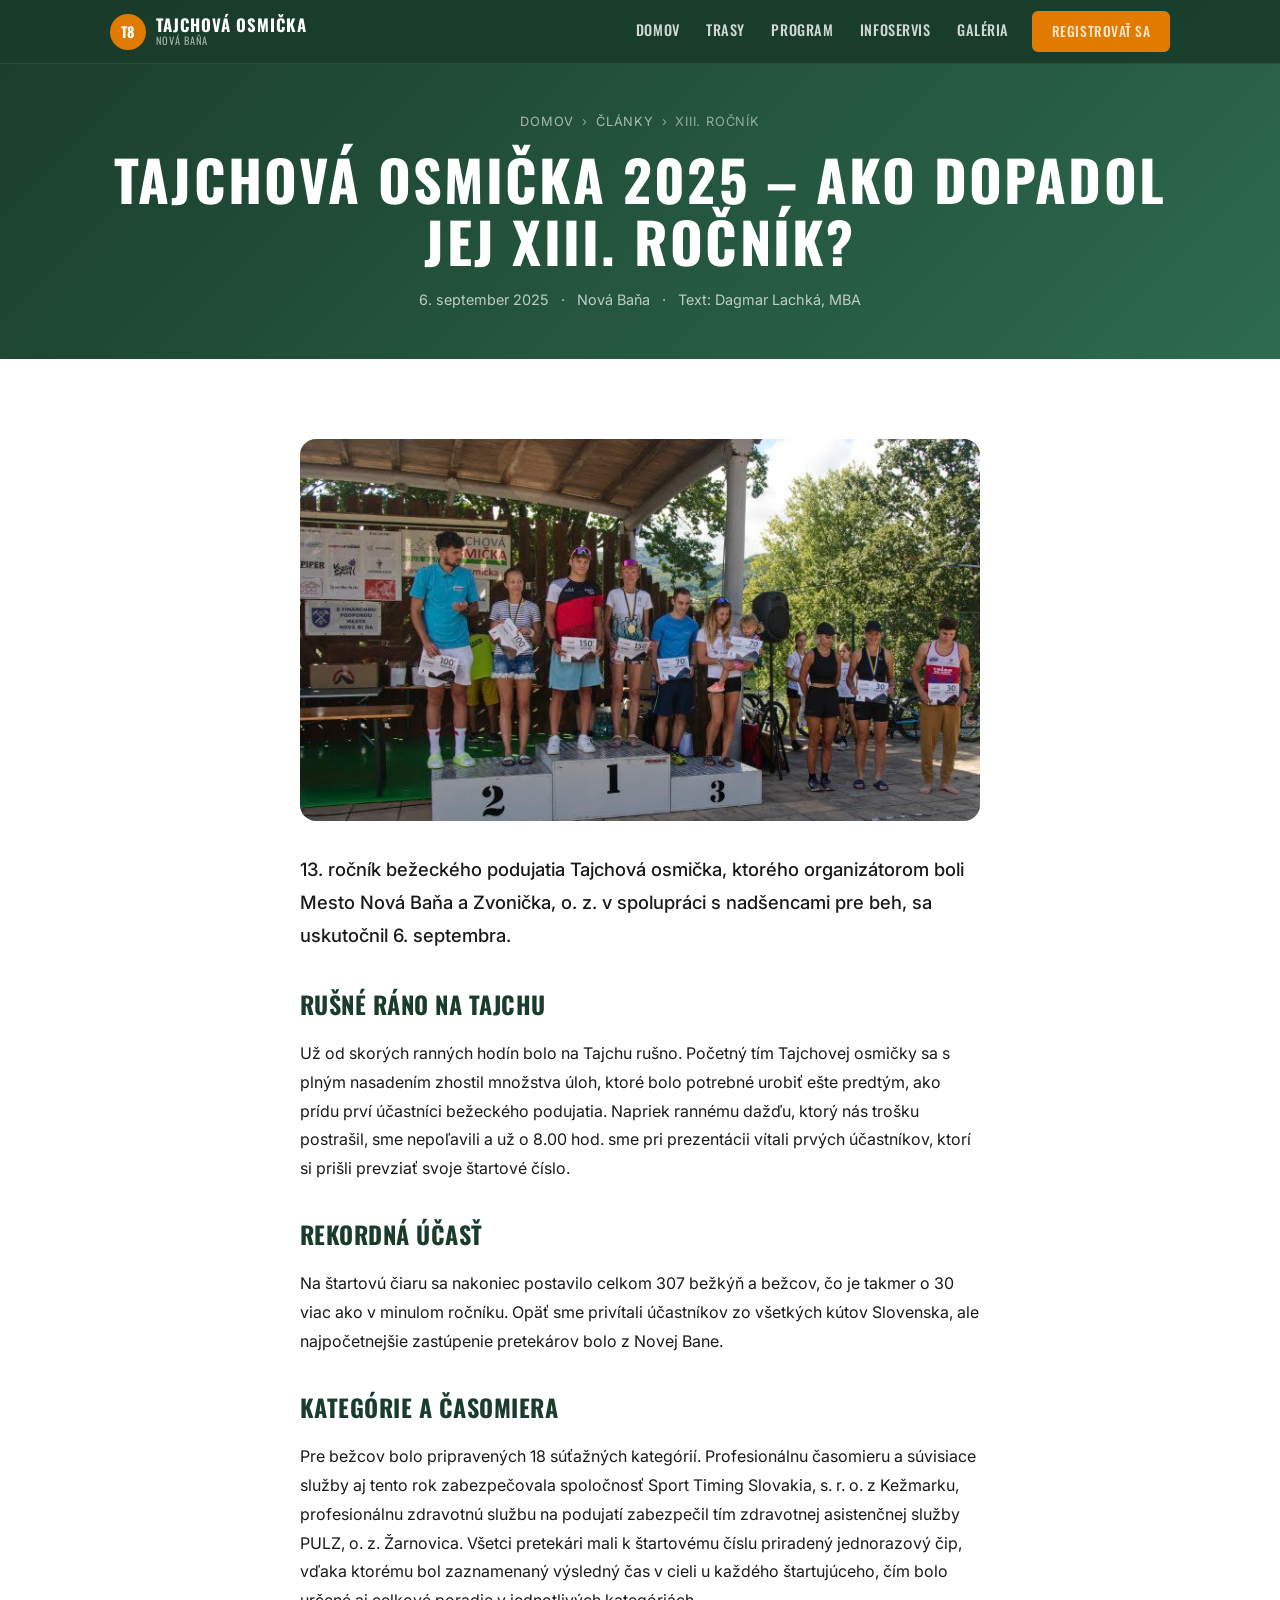
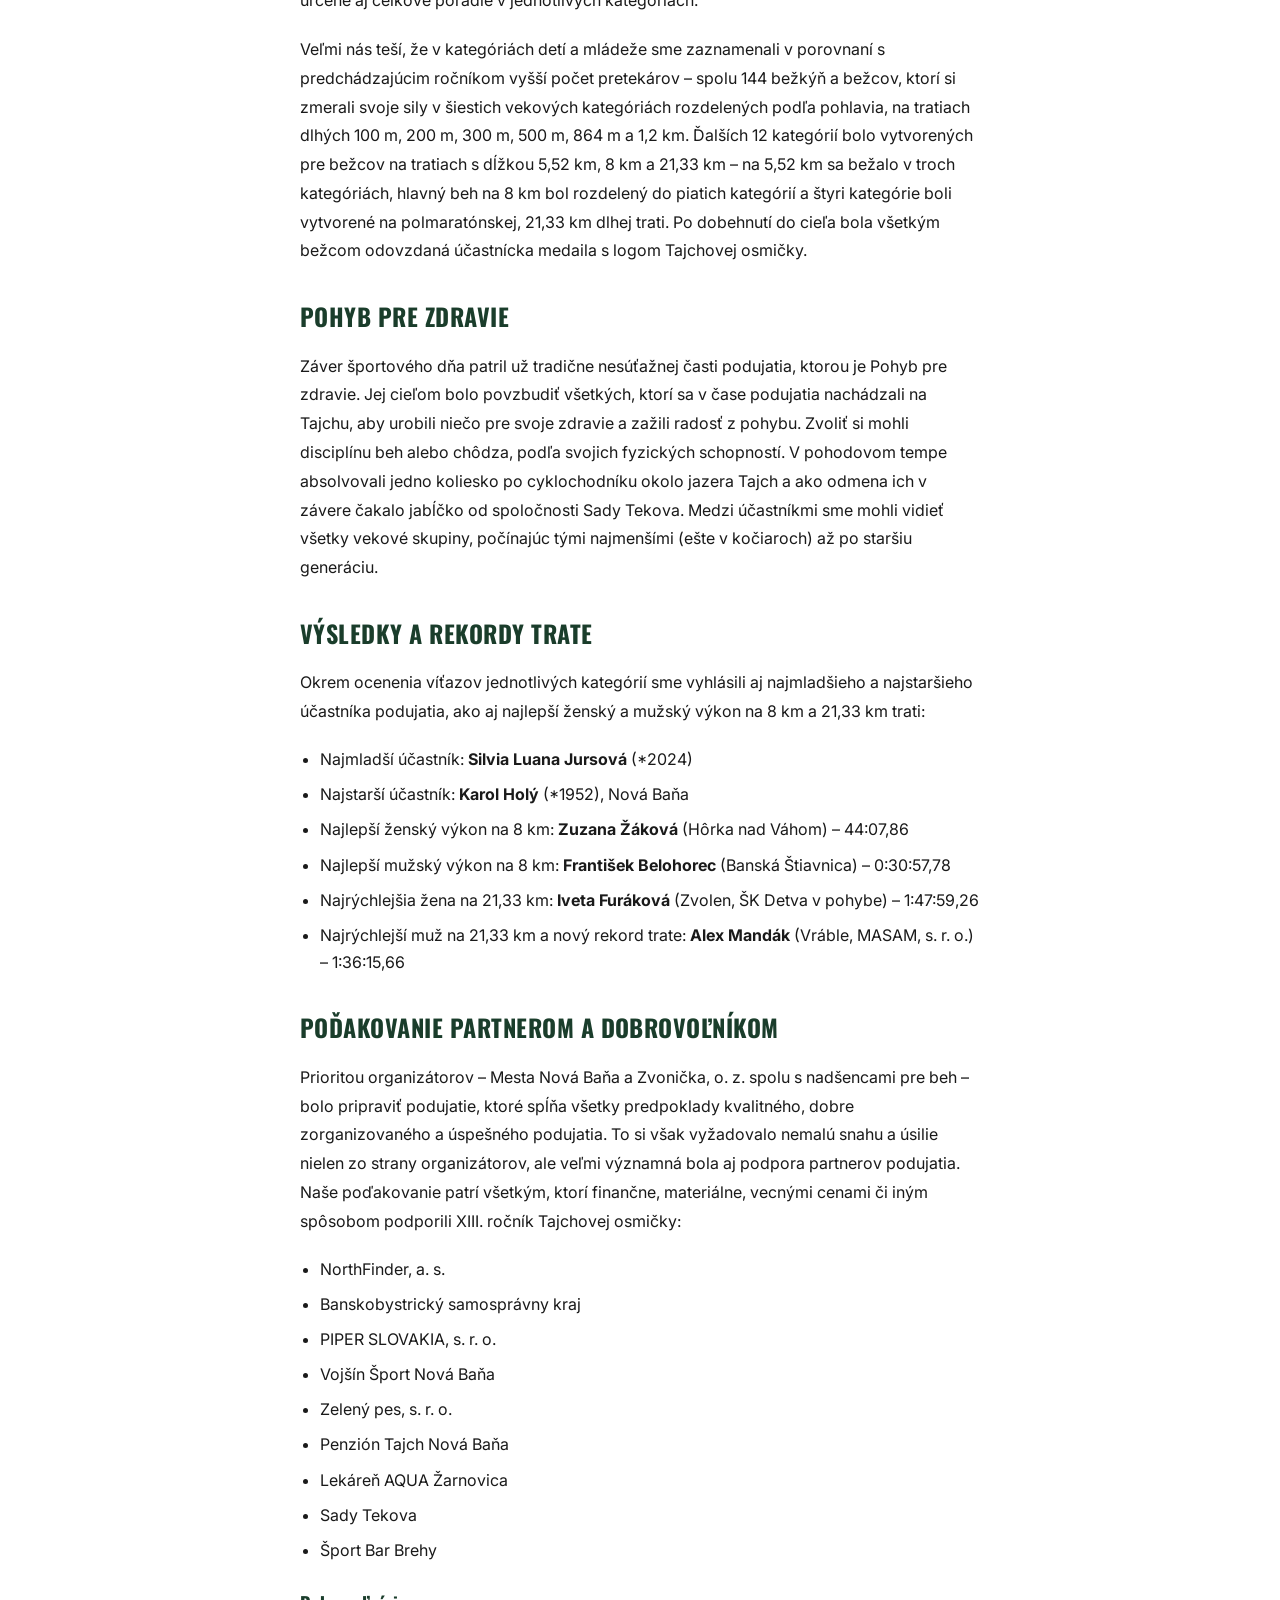
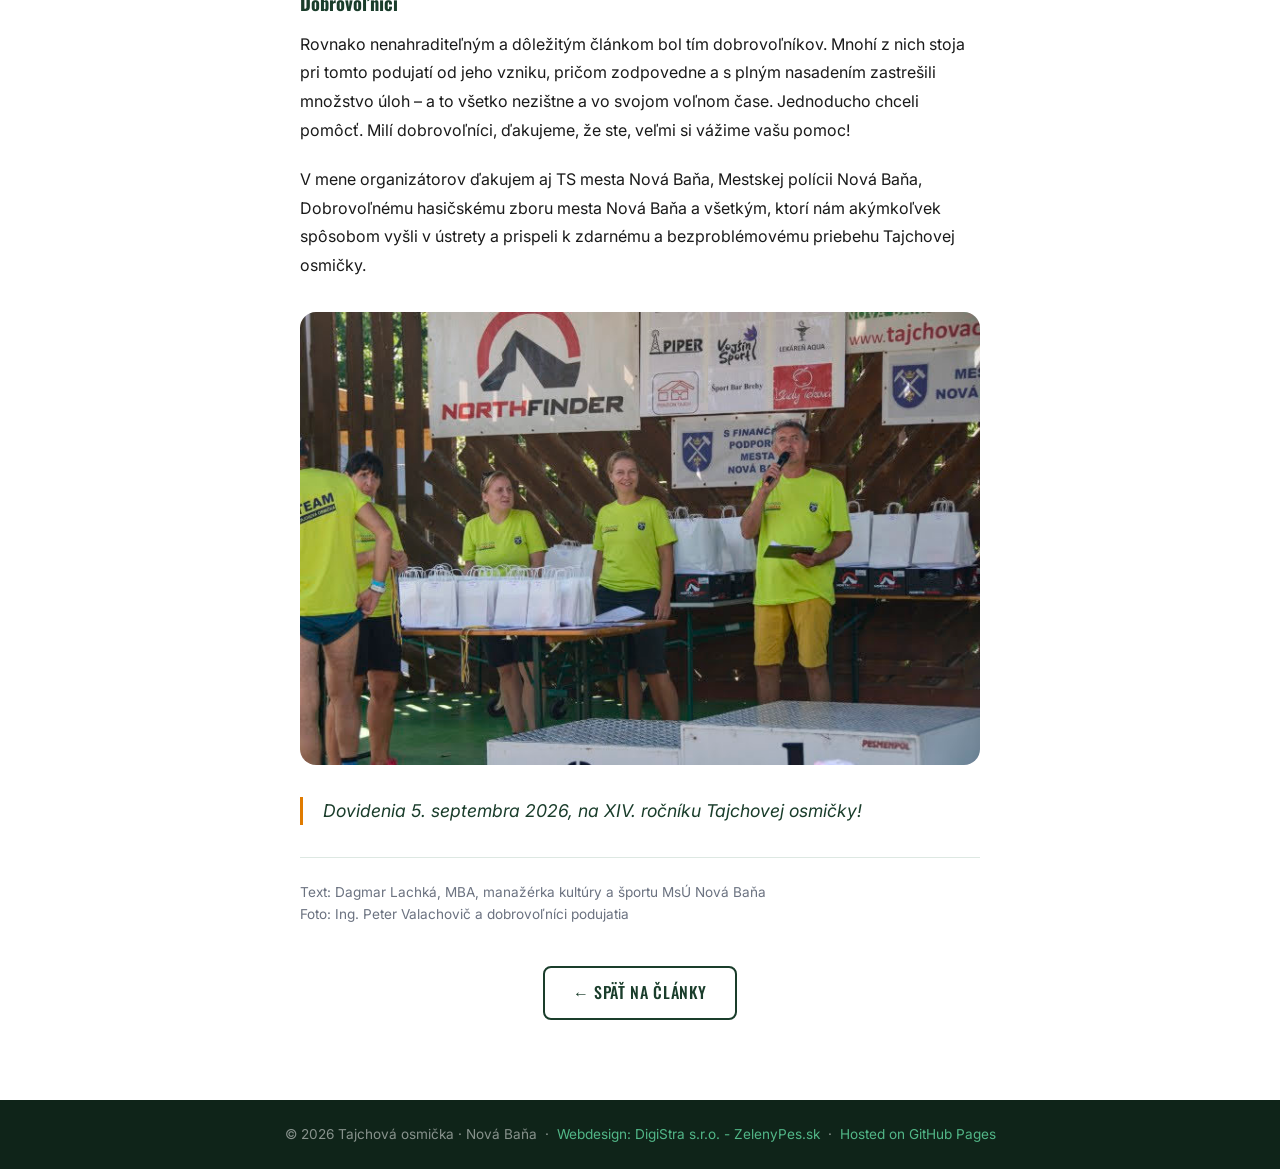
<file: clanok-13-rocnik-2025.html>
<!DOCTYPE html>
<html lang="sk">
<head>
  <meta charset="UTF-8">
  <meta name="viewport" content="width=device-width, initial-scale=1.0">
  <meta name="description" content="Tajchová osmička 2025 – ako dopadol jej XIII. ročník? Zhodnotenie podujatia, výsledky a poďakovanie partnerom.">
  <title>Tajchová osmička 2025 – ako dopadol jej XIII. ročník? – Tajchová osmička</title>
  <link rel="preconnect" href="https://fonts.googleapis.com">
  <link rel="preconnect" href="https://fonts.gstatic.com" crossorigin>
  <link href="https://fonts.googleapis.com/css2?family=Oswald:wght@500;700&family=Inter:wght@400;500;600&display=swap" rel="stylesheet">
  <link rel="stylesheet" href="css/style.css">
  <link rel="icon" type="image/x-icon" href="assets/images/favicon.ico">
</head>
<body>

<!-- ===== NAVIGÁCIA ===== -->
<nav class="nav" role="navigation" aria-label="Hlavná navigácia">
  <div class="nav-inner">
    <a href="index.html" class="nav-logo" aria-label="Tajchová osmička – domov">
      <div class="nav-logo-mark">T8</div>
      <div class="nav-logo-text">Tajchová osmička<span>Nová Baňa</span></div>
    </a>
    <ul class="nav-links" role="list">
      <li><a href="index.html">Domov</a></li>
      <li><a href="trasy.html">Trasy</a></li>
      <li><a href="program.html">Program</a></li>
      <li><a href="infoservis.html">Infoservis</a></li>
      <li><a href="galeria.html">Galéria</a></li>
      <li><a href="program.html" data-config-href="registration-url" target="_blank" rel="noopener" class="btn btn-primary">Registrovať sa</a></li>
    </ul>
    <button class="nav-hamburger" id="hamburger" aria-label="Menu" aria-expanded="false">
      <span></span><span></span><span></span>
    </button>
  </div>
</nav>
<div class="nav-mobile" id="mobileNav" role="navigation" aria-label="Mobilná navigácia">
  <a href="index.html">Domov</a>
  <a href="trasy.html">Trasy</a>
  <a href="program.html">Program</a>
  <a href="infoservis.html">Infoservis</a>
  <a href="galeria.html">Galéria</a>
  <a href="program.html" data-config-href="registration-url" target="_blank" rel="noopener" class="btn btn-primary">Registrovať sa</a>
</div>

<!-- ===== PAGE HERO ===== -->
<header class="page-hero">
  <div class="container">
    <nav class="breadcrumb" aria-label="Breadcrumb">
      <a href="index.html">Domov</a>
      <span aria-hidden="true">›</span>
      <a href="clanky.html">Články</a>
      <span aria-hidden="true">›</span>
      <span aria-current="page">XIII. ročník</span>
    </nav>
    <h1>Tajchová osmička 2025 – ako dopadol jej XIII. ročník?</h1>
    <div class="article-meta-row">
      <span>6. september 2025</span>
      <span aria-hidden="true">·</span>
      <span>Nová Baňa</span>
      <span aria-hidden="true">·</span>
      <span>Text: Dagmar Lachká, MBA</span>
    </div>
  </div>
</header>

<!-- ===== ČLÁNOK ===== -->
<section class="section">
  <div class="container article-container">

    <div class="article-image-placeholder" data-reveal style="background-image:url('assets/images/articles/Tajchova_Osmicka-2025-vyhodnotenie.jpg')"></div>

    <div class="article-body" data-reveal>
      <p class="article-lead">13. ročník bežeckého podujatia Tajchová osmička, ktorého organizátorom boli Mesto Nová Baňa a Zvonička, o. z. v spolupráci s nadšencami pre beh, sa uskutočnil 6. septembra.</p>

      <h2>Rušné ráno na Tajchu</h2>
      <p>Už od skorých ranných hodín bolo na Tajchu rušno. Početný tím Tajchovej osmičky sa s plným nasadením zhostil množstva úloh, ktoré bolo potrebné urobiť ešte predtým, ako prídu prví účastníci bežeckého podujatia. Napriek rannému dažďu, ktorý nás trošku postrašil, sme nepoľavili a už o 8.00 hod. sme pri prezentácii vítali prvých účastníkov, ktorí si prišli prevziať svoje štartové číslo.</p>

      <h2>Rekordná účasť</h2>
      <p>Na štartovú čiaru sa nakoniec postavilo celkom 307 bežkýň a bežcov, čo je takmer o 30 viac ako v minulom ročníku. Opäť sme privítali účastníkov zo všetkých kútov Slovenska, ale najpočetnejšie zastúpenie pretekárov bolo z Novej Bane.</p>

      <h2>Kategórie a časomiera</h2>
      <p>Pre bežcov bolo pripravených 18 súťažných kategórií. Profesionálnu časomieru a súvisiace služby aj tento rok zabezpečovala spoločnosť Sport Timing Slovakia, s. r. o. z Kežmarku, profesionálnu zdravotnú službu na podujatí zabezpečil tím zdravotnej asistenčnej služby PULZ, o. z. Žarnovica. Všetci pretekári mali k štartovému číslu priradený jednorazový čip, vďaka ktorému bol zaznamenaný výsledný čas v cieli u každého štartujúceho, čím bolo určené aj celkové poradie v jednotlivých kategóriách.</p>
      <p>Veľmi nás teší, že v kategóriách detí a mládeže sme zaznamenali v porovnaní s predchádzajúcim ročníkom vyšší počet pretekárov – spolu 144 bežkýň a bežcov, ktorí si zmerali svoje sily v šiestich vekových kategóriách rozdelených podľa pohlavia, na tratiach dlhých 100 m, 200 m, 300 m, 500 m, 864 m a 1,2 km. Ďalších 12 kategórií bolo vytvorených pre bežcov na tratiach s dĺžkou 5,52 km, 8 km a 21,33 km – na 5,52 km sa bežalo v troch kategóriách, hlavný beh na 8 km bol rozdelený do piatich kategórií a štyri kategórie boli vytvorené na polmaratónskej, 21,33 km dlhej trati. Po dobehnutí do cieľa bola všetkým bežcom odovzdaná účastnícka medaila s logom Tajchovej osmičky.</p>

      <h2>Pohyb pre zdravie</h2>
      <p>Záver športového dňa patril už tradične nesúťažnej časti podujatia, ktorou je Pohyb pre zdravie. Jej cieľom bolo povzbudiť všetkých, ktorí sa v čase podujatia nachádzali na Tajchu, aby urobili niečo pre svoje zdravie a zažili radosť z pohybu. Zvoliť si mohli disciplínu beh alebo chôdza, podľa svojich fyzických schopností. V pohodovom tempe absolvovali jedno koliesko po cyklochodníku okolo jazera Tajch a ako odmena ich v závere čakalo jabĺčko od spoločnosti Sady Tekova. Medzi účastníkmi sme mohli vidieť všetky vekové skupiny, počínajúc tými najmenšími (ešte v kočiaroch) až po staršiu generáciu.</p>

      <h2>Výsledky a rekordy trate</h2>
      <p>Okrem ocenenia víťazov jednotlivých kategórií sme vyhlásili aj najmladšieho a najstaršieho účastníka podujatia, ako aj najlepší ženský a mužský výkon na 8 km a 21,33 km trati:</p>
      <ul>
        <li>Najmladší účastník: <strong>Silvia Luana Jursová</strong> (*2024)</li>
        <li>Najstarší účastník: <strong>Karol Holý</strong> (*1952), Nová Baňa</li>
        <li>Najlepší ženský výkon na 8 km: <strong>Zuzana Žáková</strong> (Hôrka nad Váhom) – 44:07,86</li>
        <li>Najlepší mužský výkon na 8 km: <strong>František Belohorec</strong> (Banská Štiavnica) – 0:30:57,78</li>
        <li>Najrýchlejšia žena na 21,33 km: <strong>Iveta Furáková</strong> (Zvolen, ŠK Detva v pohybe) – 1:47:59,26</li>
        <li>Najrýchlejší muž na 21,33 km a nový rekord trate: <strong>Alex Mandák</strong> (Vráble, MASAM, s. r. o.) – 1:36:15,66</li>
      </ul>

      <h2>Poďakovanie partnerom a dobrovoľníkom</h2>
      <p>Prioritou organizátorov – Mesta Nová Baňa a Zvonička, o. z. spolu s nadšencami pre beh – bolo pripraviť podujatie, ktoré spĺňa všetky predpoklady kvalitného, dobre zorganizovaného a úspešného podujatia. To si však vyžadovalo nemalú snahu a úsilie nielen zo strany organizátorov, ale veľmi významná bola aj podpora partnerov podujatia. Naše poďakovanie patrí všetkým, ktorí finančne, materiálne, vecnými cenami či iným spôsobom podporili XIII. ročník Tajchovej osmičky:</p>
      <ul>
        <li>NorthFinder, a. s.</li>
        <li>Banskobystrický samosprávny kraj</li>
        <li>PIPER SLOVAKIA, s. r. o.</li>
        <li>Vojšín Šport Nová Baňa</li>
        <li>Zelený pes, s. r. o.</li>
        <li>Penzión Tajch Nová Baňa</li>
        <li>Lekáreň AQUA Žarnovica</li>
        <li>Sady Tekova</li>
        <li>Šport Bar Brehy</li>
      </ul>

      <h3>Dobrovoľníci</h3>
      <p>Rovnako nenahraditeľným a dôležitým článkom bol tím dobrovoľníkov. Mnohí z nich stoja pri tomto podujatí od jeho vzniku, pričom zodpovedne a s plným nasadením zastrešili množstvo úloh – a to všetko nezištne a vo svojom voľnom čase. Jednoducho chceli pomôcť. Milí dobrovoľníci, ďakujeme, že ste, veľmi si vážime vašu pomoc!</p>
      <p>V mene organizátorov ďakujem aj TS mesta Nová Baňa, Mestskej polícii Nová Baňa, Dobrovoľnému hasičskému zboru mesta Nová Baňa a všetkým, ktorí nám akýmkoľvek spôsobom vyšli v ústrety a prispeli k zdarnému a bezproblémovému priebehu Tajchovej osmičky.</p>

      <div class="article-image-placeholder article-image-placeholder--inline" data-reveal style="background-image:url('assets/images/articles/Tajchova_Osmicka-2025-organizatori.jpg')"></div>

      <blockquote>Dovidenia 5. septembra 2026, na XIV. ročníku Tajchovej osmičky!</blockquote>
    </div>

    <div class="article-credit">
      Text: Dagmar Lachká, MBA, manažérka kultúry a športu MsÚ Nová Baňa<br>
      Foto: Ing. Peter Valachovič a dobrovoľníci podujatia
    </div>

    <div class="article-back">
      <a href="clanky.html" class="btn btn-outline-dark">← Späť na články</a>
    </div>

  </div>
</section>

<!-- ===== FOOTER ===== -->
<footer class="footer">
  <div class="container">
    <p>© 2026 Tajchová osmička · Nová Baňa &nbsp;·&nbsp; <a href="https://zelenypes.sk/" target="_blank" rel="noopener">Webdesign: DigiStra s.r.o. - ZelenyPes.sk</a> &nbsp;·&nbsp;
      <a href="https://pages.github.com" target="_blank" rel="noopener">Hosted on GitHub Pages</a>
    </p>
  </div>
</footer>

<script src="js/site-config.js"></script>
<script src="js/main.js"></script>
</body>
</html>
</file>
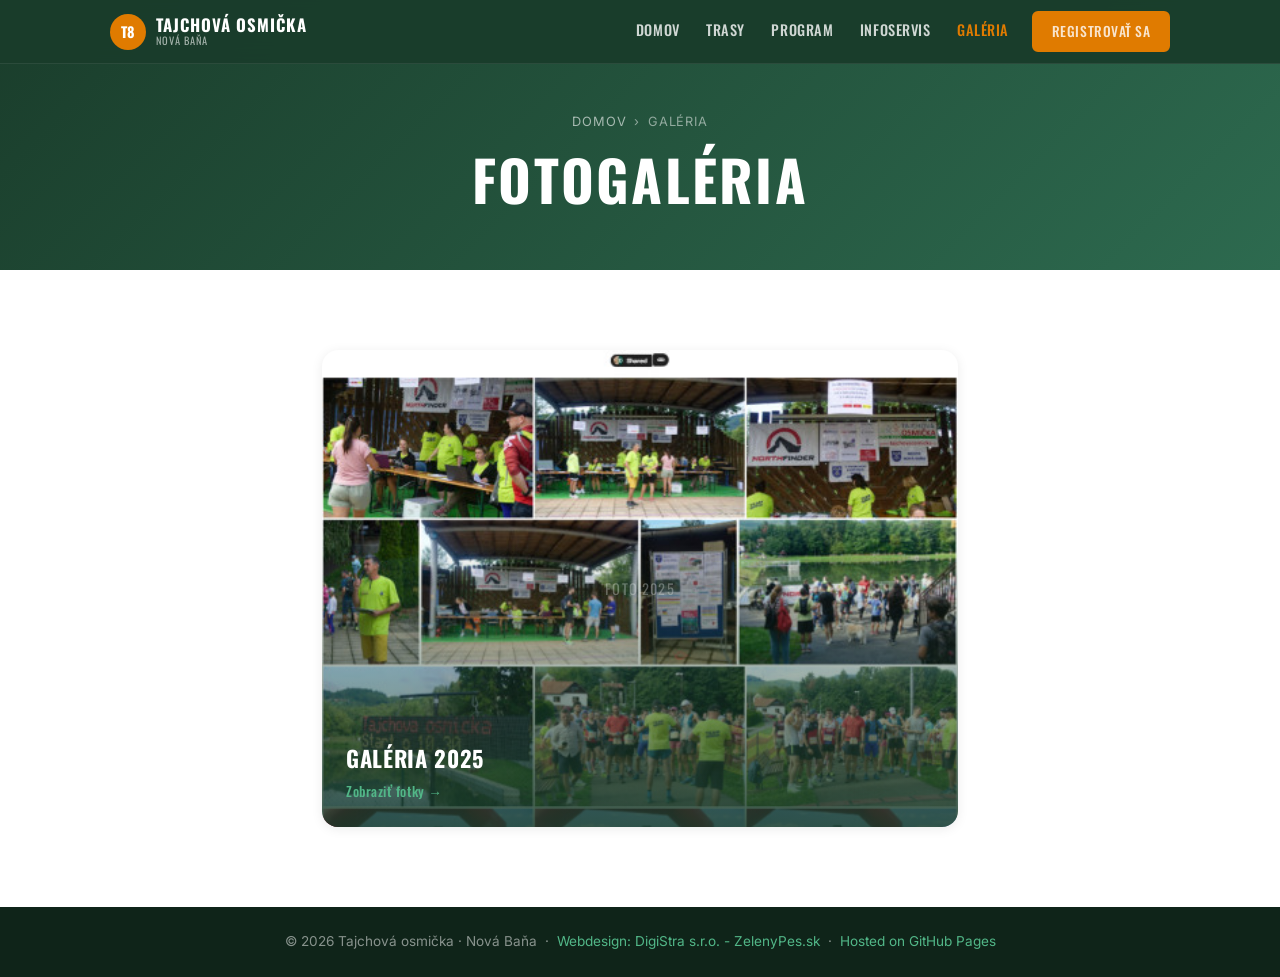
<file: galeria.html>
<!DOCTYPE html>
<html lang="sk">
<head>
  <meta charset="UTF-8">
  <meta name="viewport" content="width=device-width, initial-scale=1.0">
  <meta name="description" content="Fotogaléria Tajchovej osmičky – fotky z bežeckých pretekov v Novej Bani.">
  <title>Galéria – Tajchová osmička</title>
  <link rel="preconnect" href="https://fonts.googleapis.com">
  <link rel="preconnect" href="https://fonts.gstatic.com" crossorigin>
  <link href="https://fonts.googleapis.com/css2?family=Oswald:wght@500;700&family=Inter:wght@400;500;600&display=swap" rel="stylesheet">
  <link rel="stylesheet" href="css/style.css">
  <link rel="icon" type="image/x-icon" href="assets/images/favicon.ico">
</head>
<body>

<!-- ===== NAVIGÁCIA ===== -->
<nav class="nav" role="navigation" aria-label="Hlavná navigácia">
  <div class="nav-inner">
    <a href="index.html" class="nav-logo" aria-label="Tajchová osmička – domov">
      <div class="nav-logo-mark">T8</div>
      <div class="nav-logo-text">Tajchová osmička<span>Nová Baňa</span></div>
    </a>
    <ul class="nav-links" role="list">
      <li><a href="index.html">Domov</a></li>
      <li><a href="trasy.html">Trasy</a></li>
      <li><a href="program.html">Program</a></li>
      <li><a href="infoservis.html">Infoservis</a></li>
      <li><a href="galeria.html" class="active">Galéria</a></li>
      <li><a href="program.html" data-config-href="registration-url" target="_blank" rel="noopener" class="btn btn-primary">Registrovať sa</a></li>
    </ul>
    <button class="nav-hamburger" id="hamburger" aria-label="Menu" aria-expanded="false">
      <span></span><span></span><span></span>
    </button>
  </div>
</nav>
<div class="nav-mobile" id="mobileNav" role="navigation" aria-label="Mobilná navigácia">
  <a href="index.html">Domov</a>
  <a href="trasy.html">Trasy</a>
  <a href="program.html">Program</a>
  <a href="infoservis.html">Infoservis</a>
  <a href="galeria.html" class="active">Galéria</a>
  <a href="program.html" data-config-href="registration-url" target="_blank" rel="noopener" class="btn btn-primary">Registrovať sa</a>
</div>

<!-- ===== PAGE HERO ===== -->
<header class="page-hero">
  <div class="container">
    <nav class="breadcrumb" aria-label="Breadcrumb">
      <a href="index.html">Domov</a>
      <span aria-hidden="true">›</span>
      <span aria-current="page">Galéria</span>
    </nav>
    <h1>Fotogaléria</h1>
    <p> </p>
  </div>
</header>

<!-- ===== GALÉRIA ===== -->
<section class="section" aria-labelledby="galeria-heading">
  <div class="container">

    <!-- Karty galérií podľa ročníka — každá karta je jeden krycí obrázok a odkaz
         na celú galériu daného ročníka (externý fotoserver). Nahraď cover fotku
         doplnením background-image: url('assets/images/gallery/cover-202X.jpg') -->
    <div class="gallery-year-grid" data-reveal>

      <!-- Galéria 2026 — skrytá, kým nebude po preteku k dispozícii odkaz a cover fotka.
           Po preteku: doplň href, background-image a odstráň obalujúci komentár.
      <a href="#" target="_blank" rel="noopener" class="gallery-year-card" style="background-image:url('assets/images/gallery/cover-2026.jpg')">
        <span class="gallery-year-card-placeholder">Foto 2026</span>
        <div class="gallery-year-card-overlay">
          <span class="gallery-year-card-title">Galéria 2026</span>
          <span class="gallery-year-card-cta">Zobraziť fotky →</span>
        </div>
      </a>
      -->

      <a href="https://photos.app.goo.gl/Dn4uWBgpYHsC3zf68" target="_blank" rel="noopener" class="gallery-year-card" style="background-image:url('assets/images/gallery/cover-2025.jpg')">
        <span class="gallery-year-card-placeholder">Foto 2025</span>
        <div class="gallery-year-card-overlay">
          <span class="gallery-year-card-title">Galéria 2025</span>
          <span class="gallery-year-card-cta">Zobraziť fotky →</span>
        </div>
      </a>

    </div>

  </div>
</section>

<!-- ===== FOOTER ===== -->
<footer class="footer">
  <div class="container">
    <p>© 2026 Tajchová osmička · Nová Baňa &nbsp;·&nbsp; <a href="https://zelenypes.sk/" target="_blank" rel="noopener">Webdesign: DigiStra s.r.o. - ZelenyPes.sk</a> &nbsp;·&nbsp;
      <a href="https://pages.github.com" target="_blank" rel="noopener">Hosted on GitHub Pages</a>
    </p>
  </div>
</footer>

<script src="js/site-config.js"></script>
<script src="js/main.js"></script>
</body>
</html>
</file>
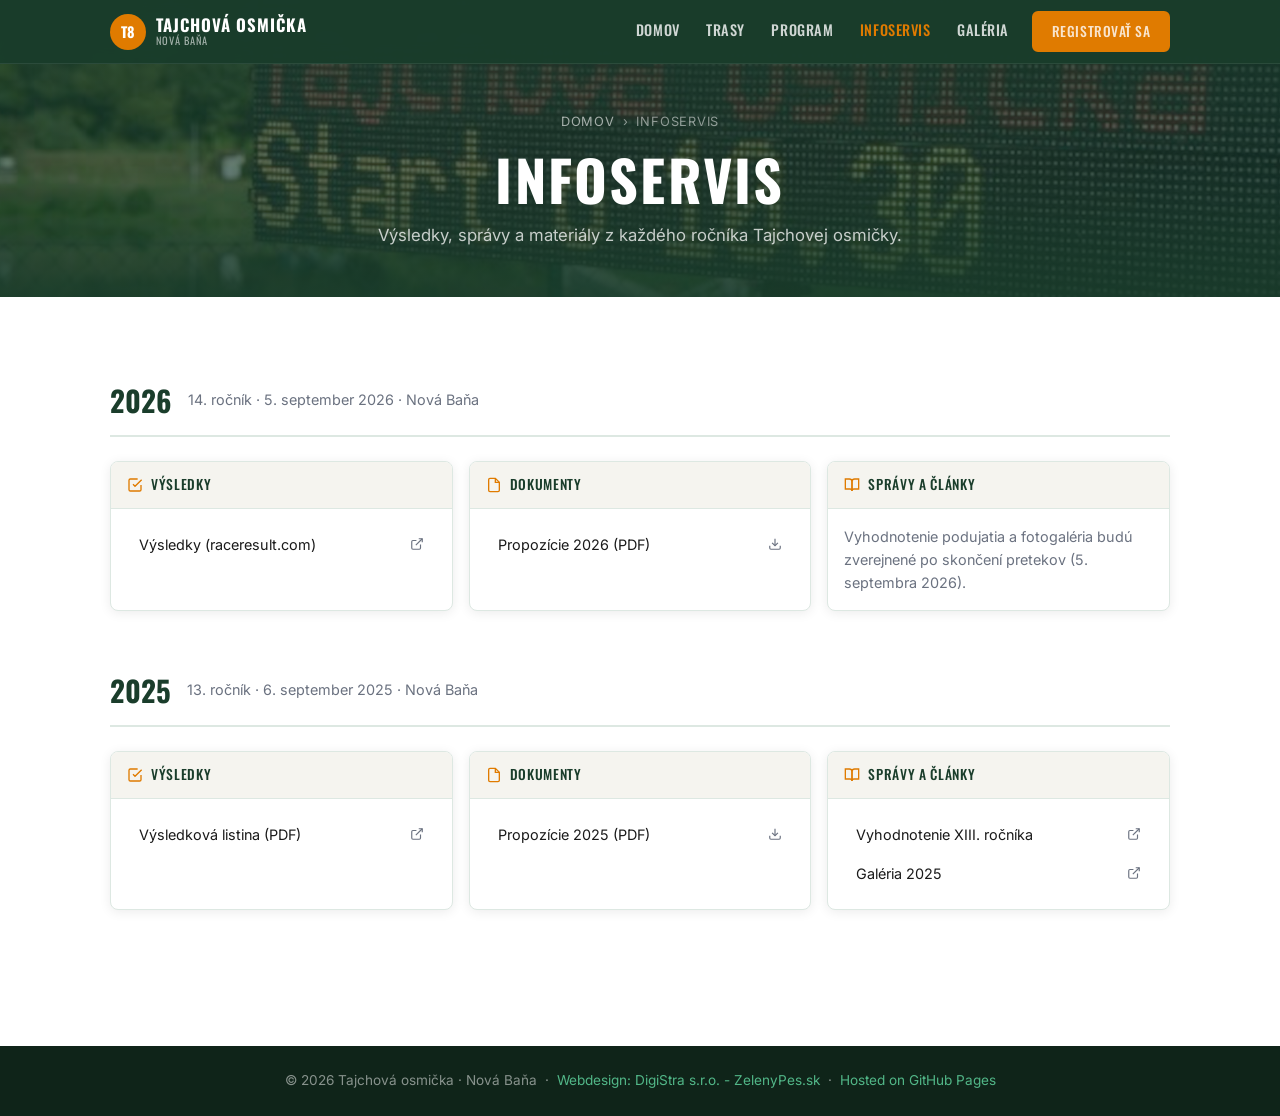
<file: infoservis.html>
<!DOCTYPE html>
<html lang="sk">
<head>
  <meta charset="UTF-8">
  <meta name="viewport" content="width=device-width, initial-scale=1.0">
  <meta name="description" content="Infoservis Tajchovej osmičky – výsledky, články a materiály z predchádzajúcich ročníkov.">
  <title>Infoservis – Tajchová osmička</title>
  <link rel="preconnect" href="https://fonts.googleapis.com">
  <link rel="preconnect" href="https://fonts.gstatic.com" crossorigin>
  <link href="https://fonts.googleapis.com/css2?family=Oswald:wght@500;700&family=Inter:wght@400;500;600&display=swap" rel="stylesheet">
  <link rel="stylesheet" href="css/style.css">
  <link rel="icon" type="image/x-icon" href="assets/images/favicon.ico">
</head>
<body>

<!-- ===== NAVIGÁCIA ===== -->
<nav class="nav" role="navigation" aria-label="Hlavná navigácia">
  <div class="nav-inner">
    <a href="index.html" class="nav-logo" aria-label="Tajchová osmička – domov">
      <div class="nav-logo-mark">T8</div>
      <div class="nav-logo-text">Tajchová osmička<span>Nová Baňa</span></div>
    </a>
    <ul class="nav-links" role="list">
      <li><a href="index.html">Domov</a></li>
      <li><a href="trasy.html">Trasy</a></li>
      <li><a href="program.html">Program</a></li>
      <li><a href="infoservis.html" class="active">Infoservis</a></li>
      <li><a href="galeria.html">Galéria</a></li>
      <li><a href="program.html" data-config-href="registration-url" target="_blank" rel="noopener" class="btn btn-primary">Registrovať sa</a></li>
    </ul>
    <button class="nav-hamburger" id="hamburger" aria-label="Menu" aria-expanded="false">
      <span></span><span></span><span></span>
    </button>
  </div>
</nav>
<div class="nav-mobile" id="mobileNav" role="navigation" aria-label="Mobilná navigácia">
  <a href="index.html">Domov</a>
  <a href="trasy.html">Trasy</a>
  <a href="program.html">Program</a>
  <a href="infoservis.html" class="active">Infoservis</a>
  <a href="galeria.html">Galéria</a>
  <a href="program.html" data-config-href="registration-url" target="_blank" rel="noopener" class="btn btn-primary">Registrovať sa</a>
</div>

<!-- ===== PAGE HERO ===== -->
<header class="page-hero" style="background: linear-gradient(to bottom, rgba(26,61,43,.88) 0%, rgba(26,61,43,.65) 55%, rgba(26,61,43,.92) 100%), url('assets/images/page-hero/infoservis.jpg') center/cover no-repeat;">
  <div class="container">
    <nav class="breadcrumb" aria-label="Breadcrumb">
      <a href="index.html">Domov</a>
      <span aria-hidden="true">›</span>
      <span aria-current="page">Infoservis</span>
    </nav>
    <h1>Infoservis</h1>
    <p>Výsledky, správy a materiály z každého ročníka Tajchovej osmičky.</p>
  </div>
</header>

<!-- ===== ARCHÍV ===== -->
<section class="section" aria-labelledby="archiv-heading">
  <div class="container">

    <!-- ===== ROČNÍK 2026 ===== -->
    <section class="year-section" data-year="2026" aria-labelledby="y2026-heading">
      <div class="year-section-header">
        <div class="year-badge" id="y2026-heading">2026</div>
        <div class="year-info">14. ročník · 5. september 2026 · Nová Baňa</div>
      </div>
      <div class="result-cards">

        <div class="result-card" data-reveal>
          <div class="result-card-header">
            <svg viewBox="0 0 24 24" fill="none" stroke="currentColor" stroke-width="2" aria-hidden="true"><polyline points="9 11 12 14 22 4"/><path d="M21 12v7a2 2 0 0 1-2 2H5a2 2 0 0 1-2-2V5a2 2 0 0 1 2-2h11"/></svg>
            <h4>Výsledky</h4>
          </div>
          <div class="result-card-body">
            <a href="https://my.raceresult.com/406466/results" target="_blank" rel="noopener" class="result-link">
              Výsledky (raceresult.com)
              <svg viewBox="0 0 24 24" fill="none" stroke="currentColor" stroke-width="2" aria-hidden="true"><path d="M18 13v6a2 2 0 0 1-2 2H5a2 2 0 0 1-2-2V8a2 2 0 0 1 2-2h6"/><polyline points="15 3 21 3 21 9"/><line x1="10" y1="14" x2="21" y2="3"/></svg>
            </a>
          </div>
        </div>

        <div class="result-card" data-reveal>
          <div class="result-card-header">
            <svg viewBox="0 0 24 24" fill="none" stroke="currentColor" stroke-width="2" aria-hidden="true"><path d="M14 2H6a2 2 0 0 0-2 2v16a2 2 0 0 0 2 2h12a2 2 0 0 0 2-2V8z"/><polyline points="14 2 14 8 20 8"/></svg>
            <h4>Dokumenty</h4>
          </div>
          <div class="result-card-body">
            <a href="assets/downloads/propozicie/Tajchova-osmicka-2026-propozicie.pdf" target="_blank" class="result-link">
              Propozície 2026 (PDF)
              <svg viewBox="0 0 24 24" fill="none" stroke="currentColor" stroke-width="2" aria-hidden="true"><path d="M21 15v4a2 2 0 0 1-2 2H5a2 2 0 0 1-2-2v-4"/><polyline points="7 10 12 15 17 10"/><line x1="12" y1="15" x2="12" y2="3"/></svg>
            </a>
          </div>
        </div>

        <div class="result-card" data-reveal>
          <div class="result-card-header">
            <svg viewBox="0 0 24 24" fill="none" stroke="currentColor" stroke-width="2" aria-hidden="true"><path d="M2 3h6a4 4 0 0 1 4 4v14a3 3 0 0 0-3-3H2z"/><path d="M22 3h-6a4 4 0 0 0-4 4v14a3 3 0 0 1 3-3h7z"/></svg>
            <h4>Správy a články</h4>
          </div>
          <div class="result-card-body">
            <p style="color:var(--c-muted);font-size:.9rem;line-height:1.6;">Vyhodnotenie podujatia a fotogaléria budú zverejnené po skončení pretekov (<span data-config="race-date">5. septembra 2026</span>).</p>
          </div>
        </div>

      </div>
    </section>

    <!-- ===== ROČNÍK 2025 ===== -->
    <section class="year-section" data-year="2025" aria-labelledby="y2025-heading">
      <div class="year-section-header">
        <div class="year-badge" id="y2025-heading">2025</div>
        <div class="year-info">13. ročník · 6. september 2025 · Nová Baňa</div>
      </div>
      <div class="result-cards">

        <div class="result-card" data-reveal>
          <div class="result-card-header">
            <svg viewBox="0 0 24 24" fill="none" stroke="currentColor" stroke-width="2" aria-hidden="true"><polyline points="9 11 12 14 22 4"/><path d="M21 12v7a2 2 0 0 1-2 2H5a2 2 0 0 1-2-2V5a2 2 0 0 1 2-2h11"/></svg>
            <h4>Výsledky</h4>
          </div>
          <div class="result-card-body">
            <a href="assets/downloads/vysledky/vysledky_T8-2025.pdf" target="_blank" class="result-link">
              Výsledková listina (PDF)
              <svg viewBox="0 0 24 24" fill="none" stroke="currentColor" stroke-width="2" aria-hidden="true"><path d="M18 13v6a2 2 0 0 1-2 2H5a2 2 0 0 1-2-2V8a2 2 0 0 1 2-2h6"/><polyline points="15 3 21 3 21 9"/><line x1="10" y1="14" x2="21" y2="3"/></svg>
            </a>
          </div>
        </div>

        <div class="result-card" data-reveal>
          <div class="result-card-header">
            <svg viewBox="0 0 24 24" fill="none" stroke="currentColor" stroke-width="2" aria-hidden="true"><path d="M14 2H6a2 2 0 0 0-2 2v16a2 2 0 0 0 2 2h12a2 2 0 0 0 2-2V8z"/><polyline points="14 2 14 8 20 8"/></svg>
            <h4>Dokumenty</h4>
          </div>
          <div class="result-card-body">
            <a href="assets/downloads/propozicie/Tajchova-osmicka-2025-propozicie.pdf" target="_blank" class="result-link">
              Propozície 2025 (PDF)
              <svg viewBox="0 0 24 24" fill="none" stroke="currentColor" stroke-width="2" aria-hidden="true"><path d="M21 15v4a2 2 0 0 1-2 2H5a2 2 0 0 1-2-2v-4"/><polyline points="7 10 12 15 17 10"/><line x1="12" y1="15" x2="12" y2="3"/></svg>
            </a>
          </div>
        </div>

        <div class="result-card" data-reveal>
          <div class="result-card-header">
            <svg viewBox="0 0 24 24" fill="none" stroke="currentColor" stroke-width="2" aria-hidden="true"><path d="M2 3h6a4 4 0 0 1 4 4v14a3 3 0 0 0-3-3H2z"/><path d="M22 3h-6a4 4 0 0 0-4 4v14a3 3 0 0 1 3-3h7z"/></svg>
            <h4>Správy a články</h4>
          </div>
          <div class="result-card-body">
            <a href="clanok-13-rocnik-2025.html" class="result-link">
              Vyhodnotenie XIII. ročníka
              <svg viewBox="0 0 24 24" fill="none" stroke="currentColor" stroke-width="2" aria-hidden="true"><path d="M18 13v6a2 2 0 0 1-2 2H5a2 2 0 0 1-2-2V8a2 2 0 0 1 2-2h6"/><polyline points="15 3 21 3 21 9"/><line x1="10" y1="14" x2="21" y2="3"/></svg>
            </a>
            <a href="https://photos.app.goo.gl/Dn4uWBgpYHsC3zf68" target="_blank" rel="noopener" class="result-link">
              Galéria 2025
              <svg viewBox="0 0 24 24" fill="none" stroke="currentColor" stroke-width="2" aria-hidden="true"><path d="M18 13v6a2 2 0 0 1-2 2H5a2 2 0 0 1-2-2V8a2 2 0 0 1 2-2h6"/><polyline points="15 3 21 3 21 9"/><line x1="10" y1="14" x2="21" y2="3"/></svg>
            </a>
          </div>
        </div>

      </div>
    </section>

  </div>
</section>

<!-- ===== FOOTER ===== -->
<footer class="footer">
  <div class="container">
    <p>© 2026 Tajchová osmička · Nová Baňa &nbsp;·&nbsp; <a href="https://zelenypes.sk/" target="_blank" rel="noopener">Webdesign: DigiStra s.r.o. - ZelenyPes.sk</a> &nbsp;·&nbsp;
      <a href="https://pages.github.com" target="_blank" rel="noopener">Hosted on GitHub Pages</a>
    </p>
  </div>
</footer>

<script src="js/site-config.js"></script>
<script src="js/main.js"></script>
</body>
</html>
</file>
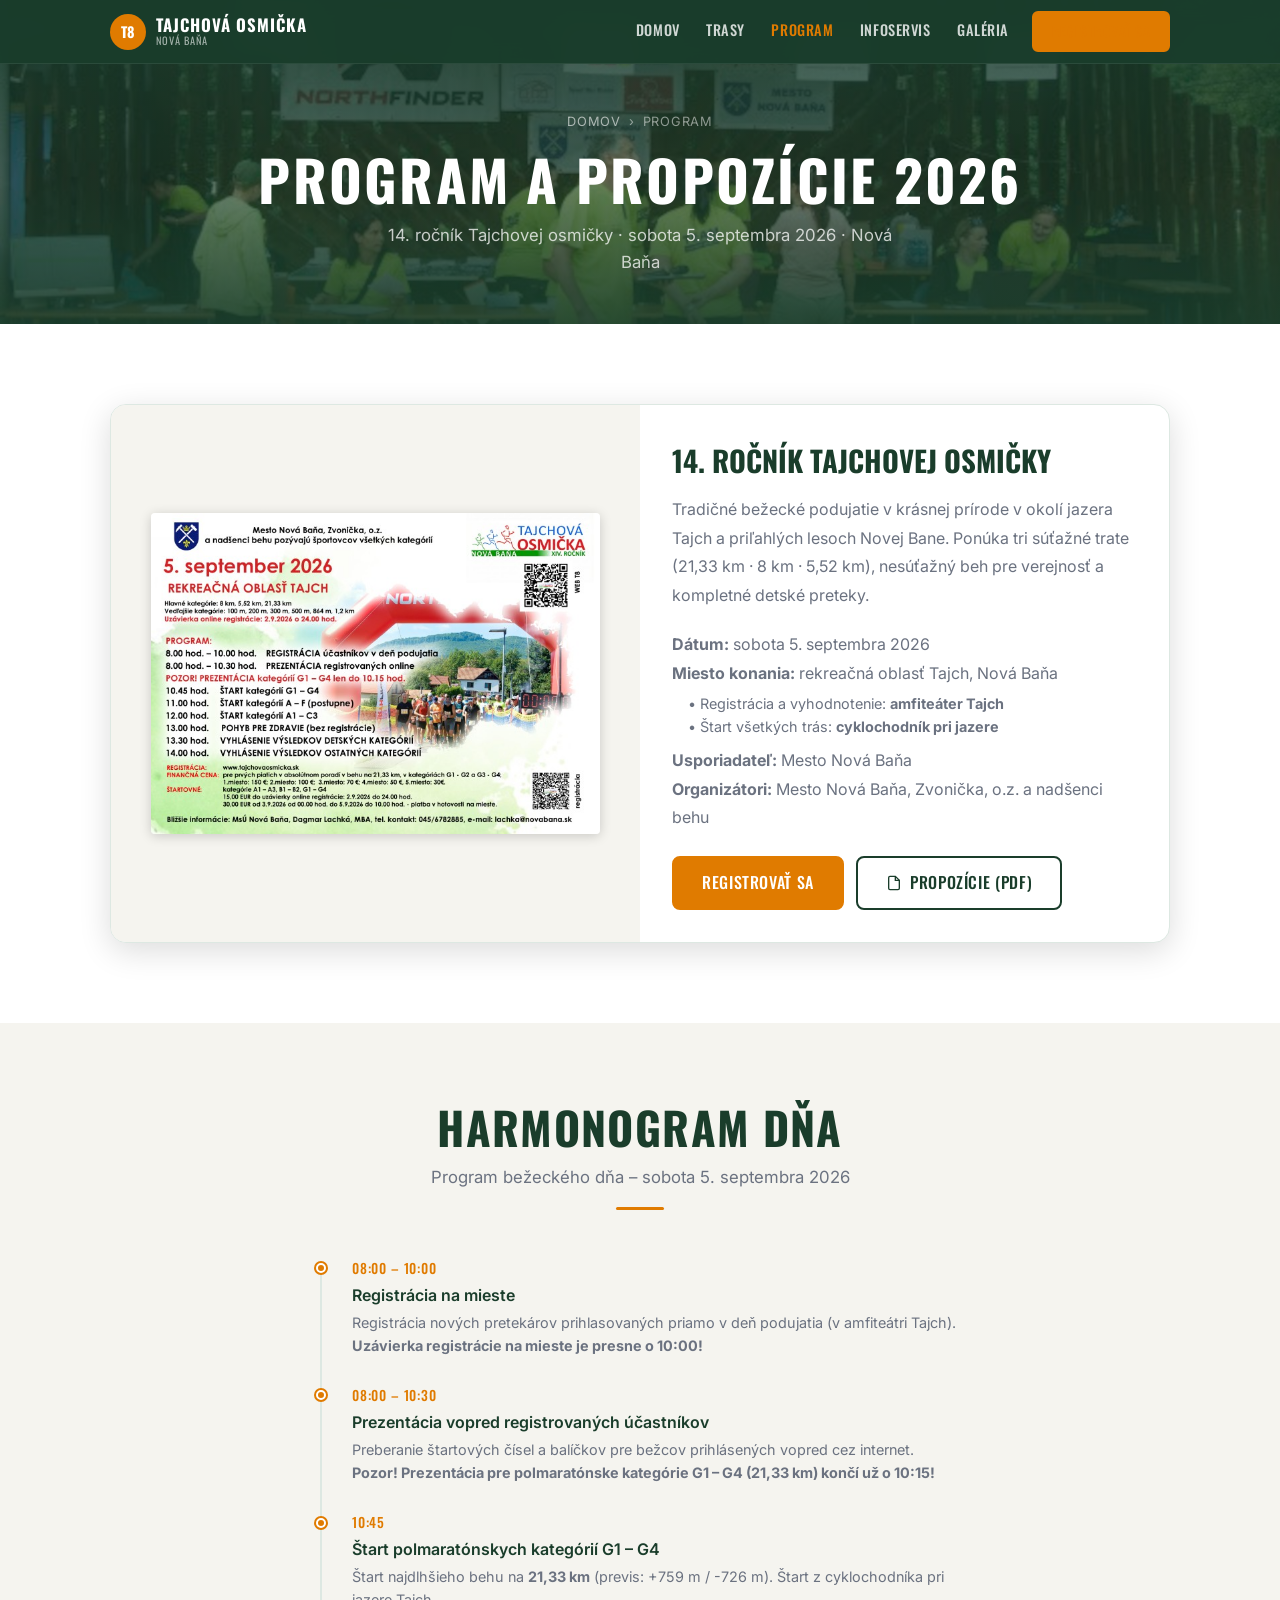
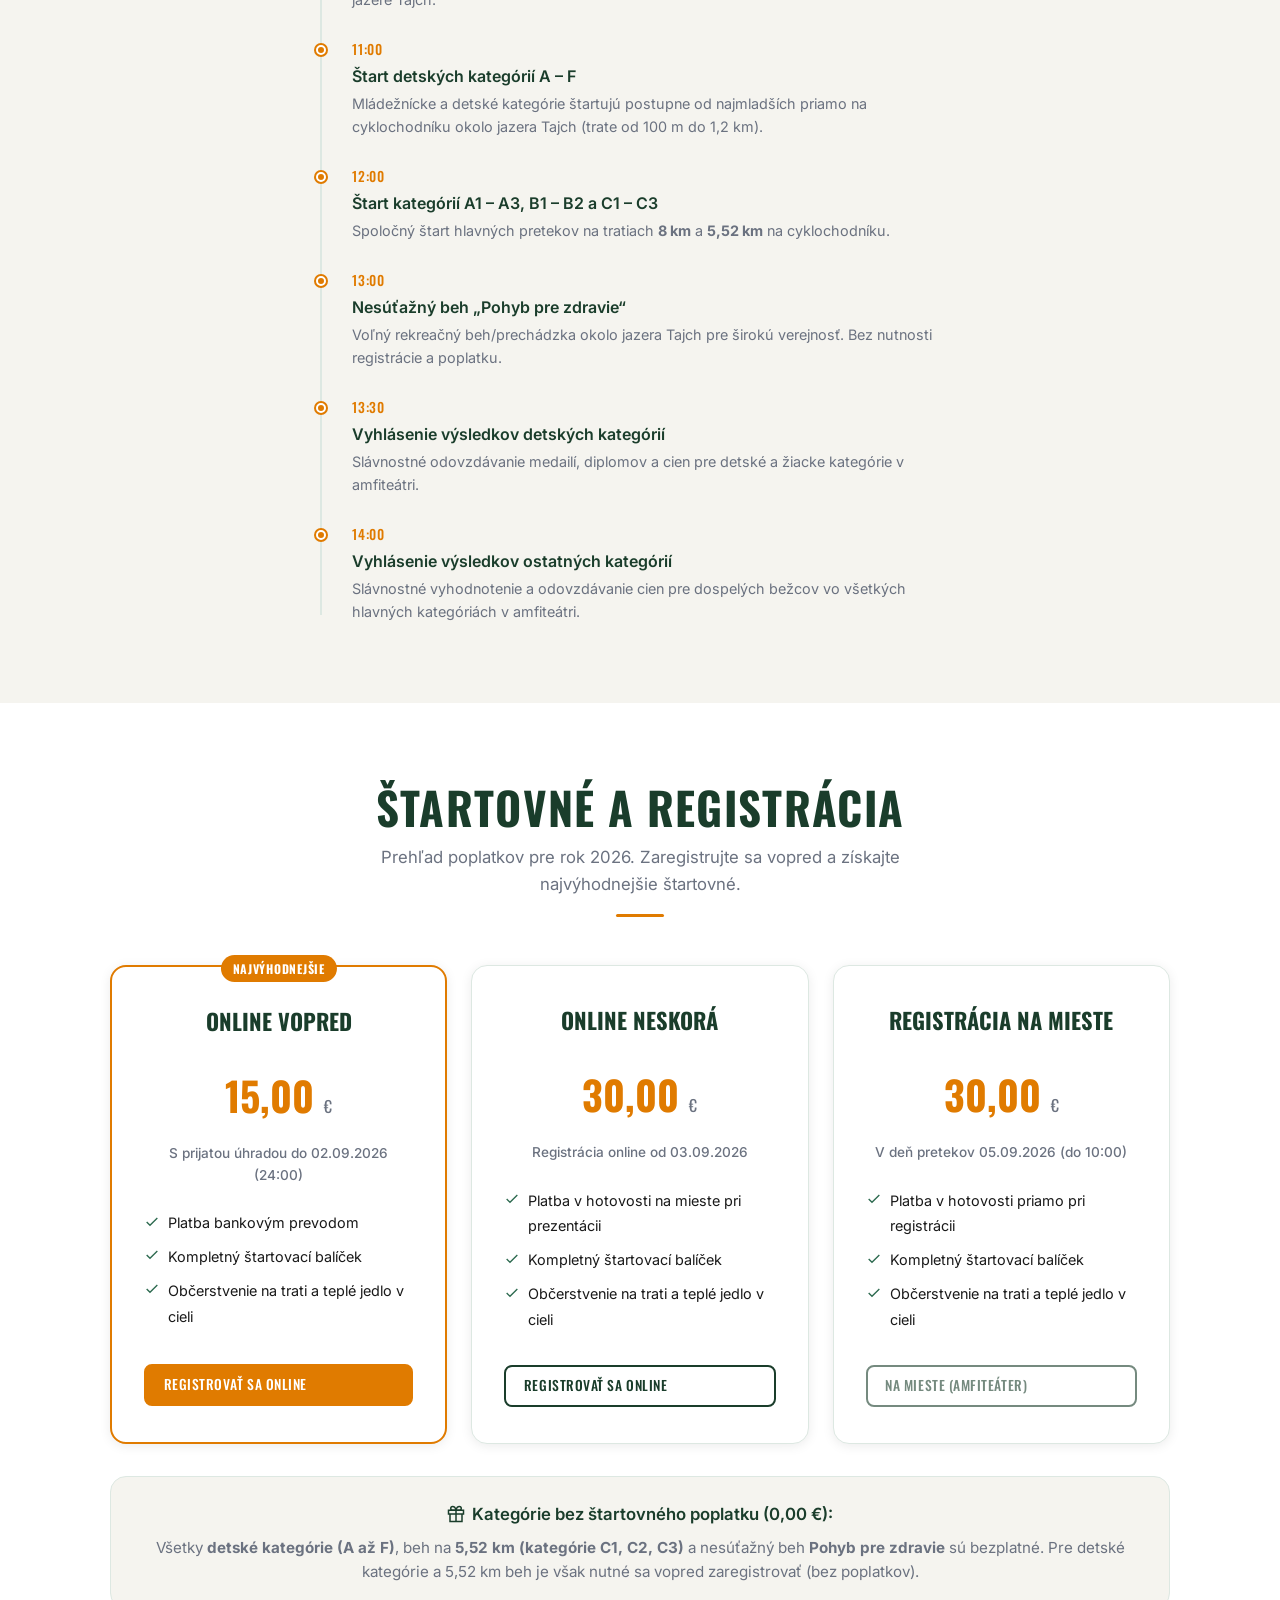
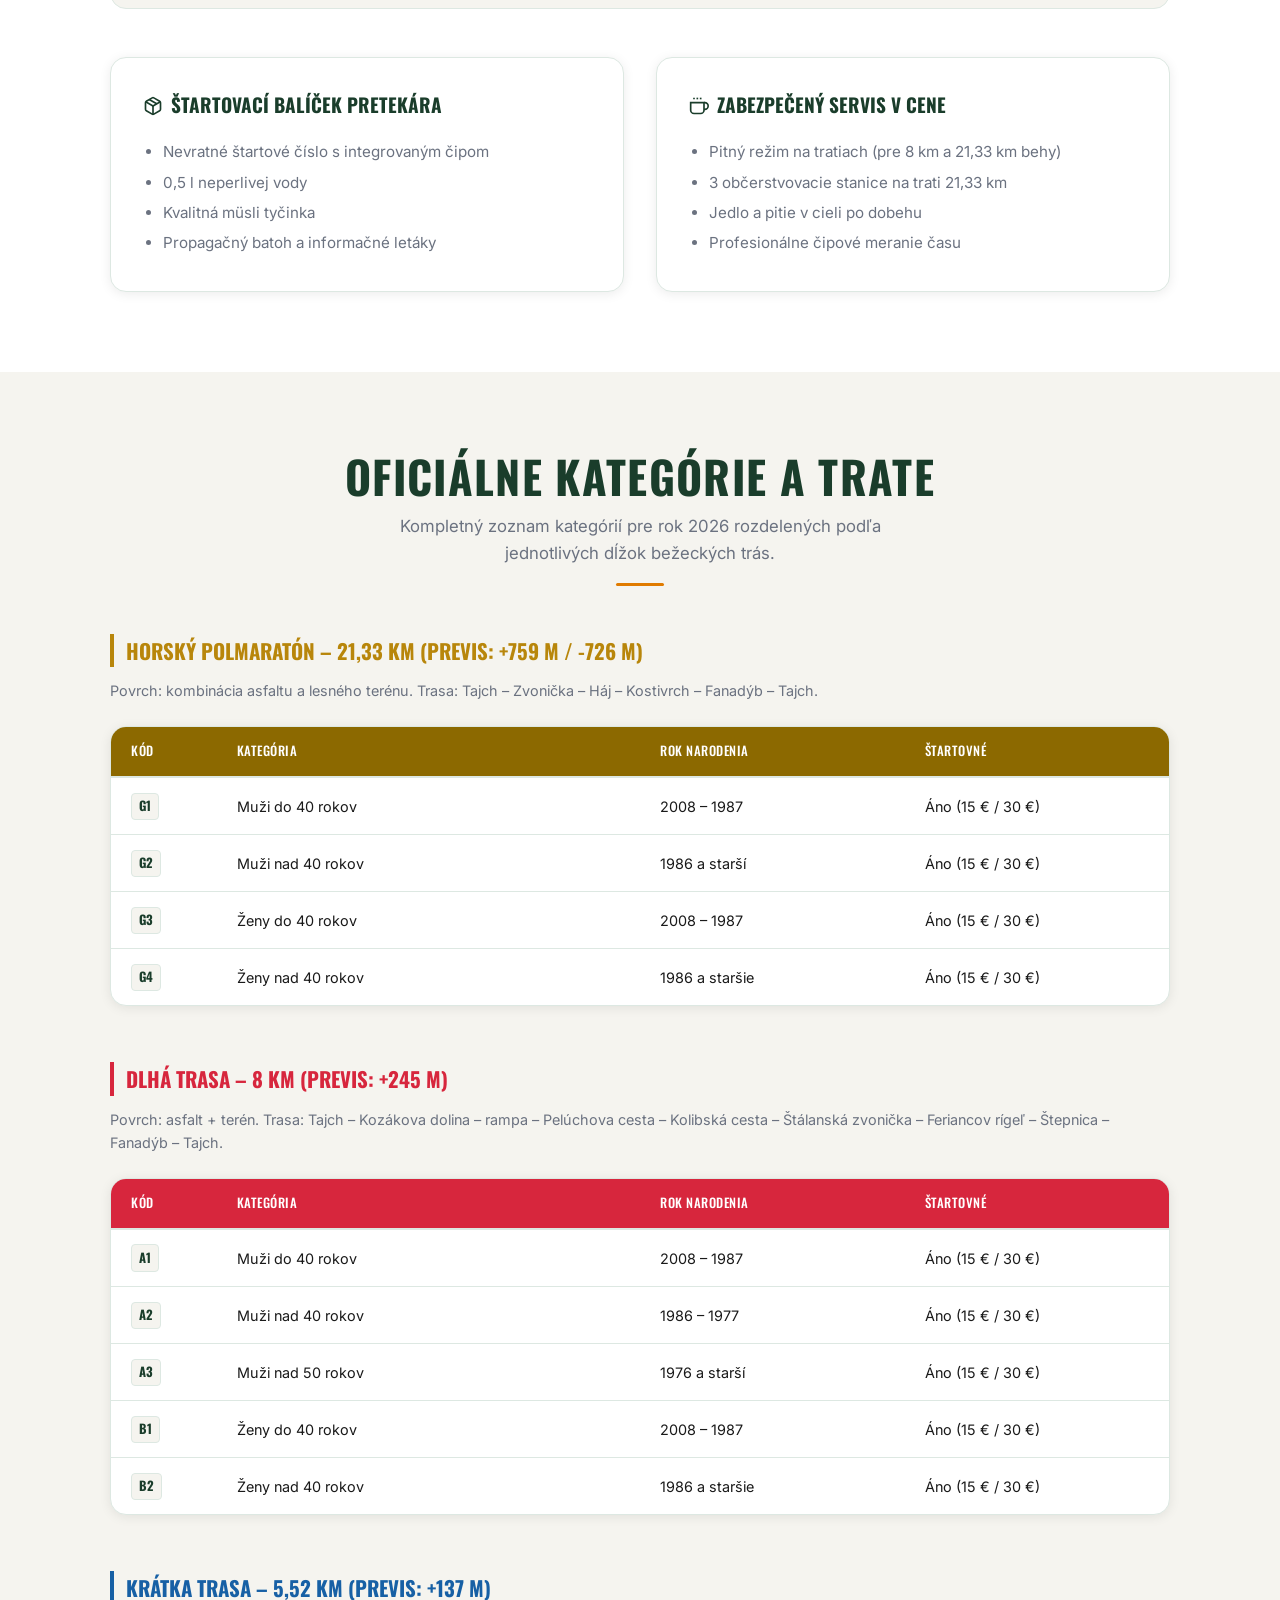
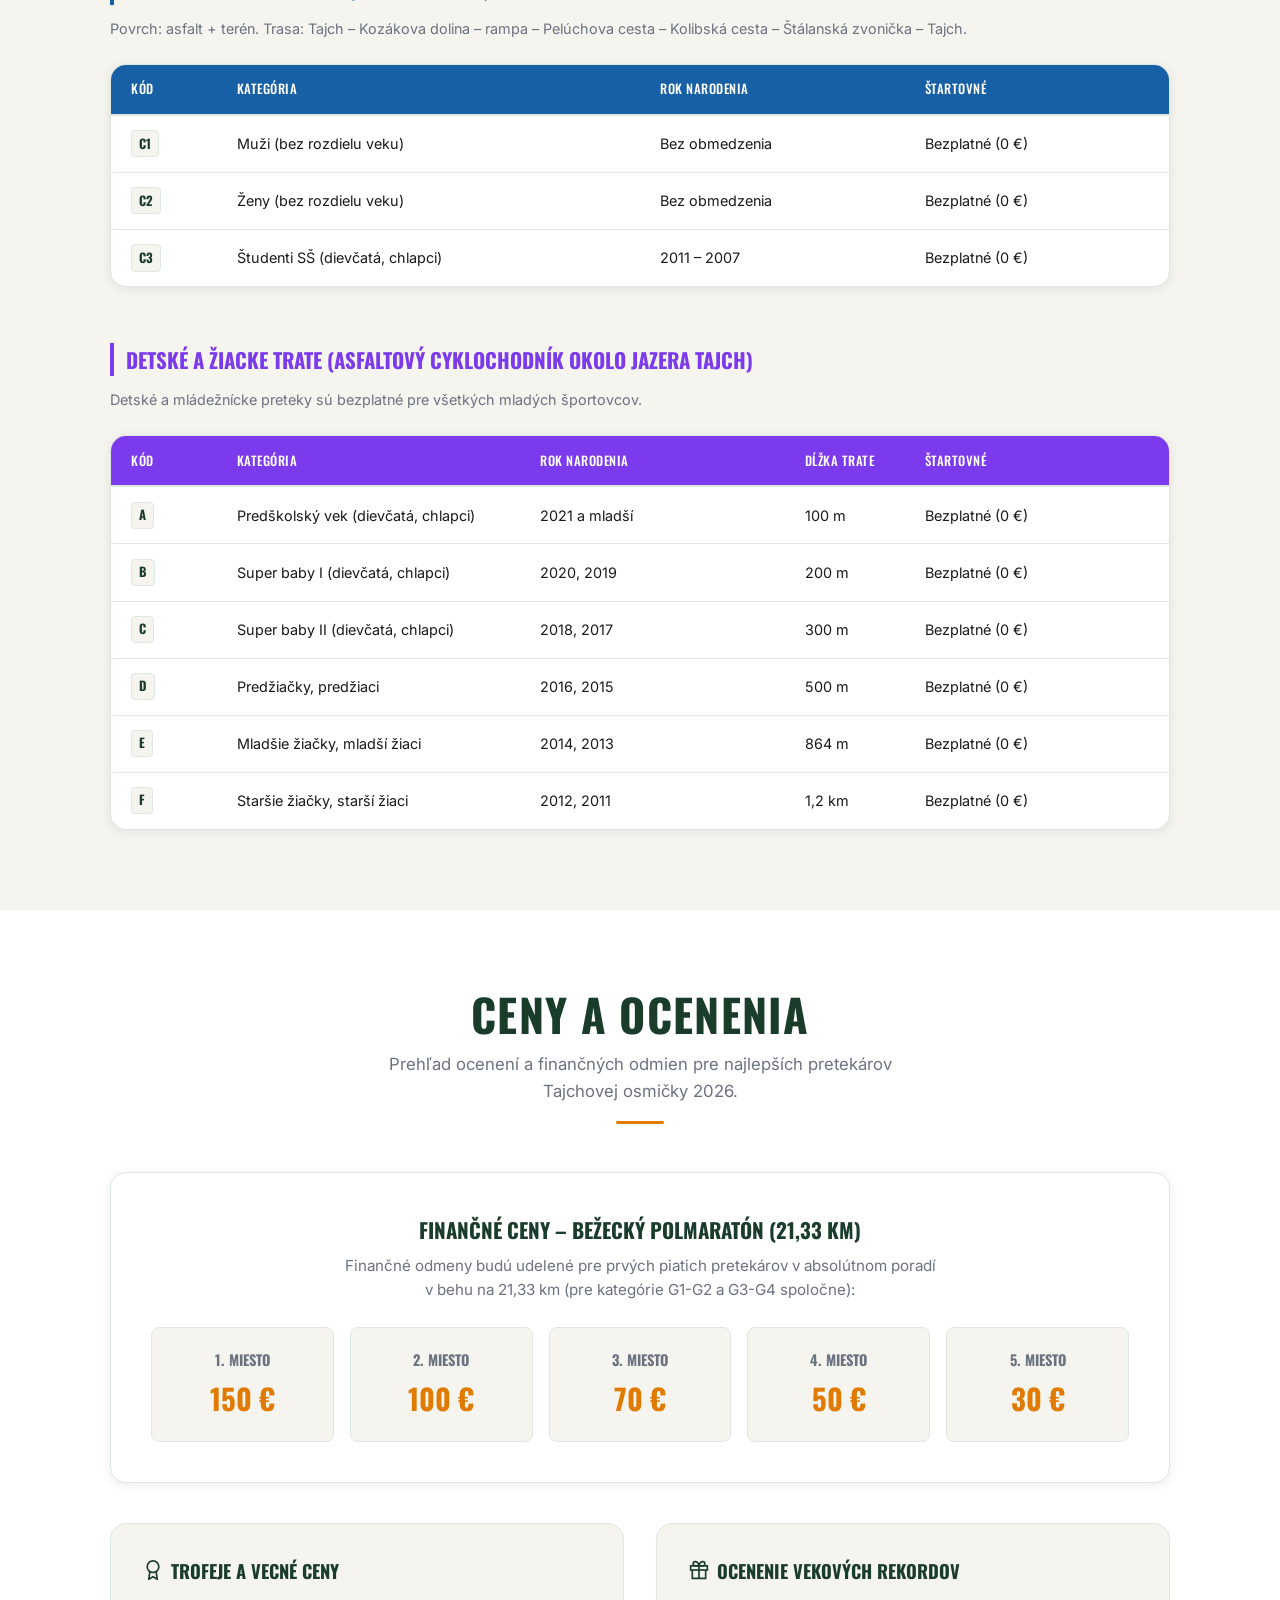
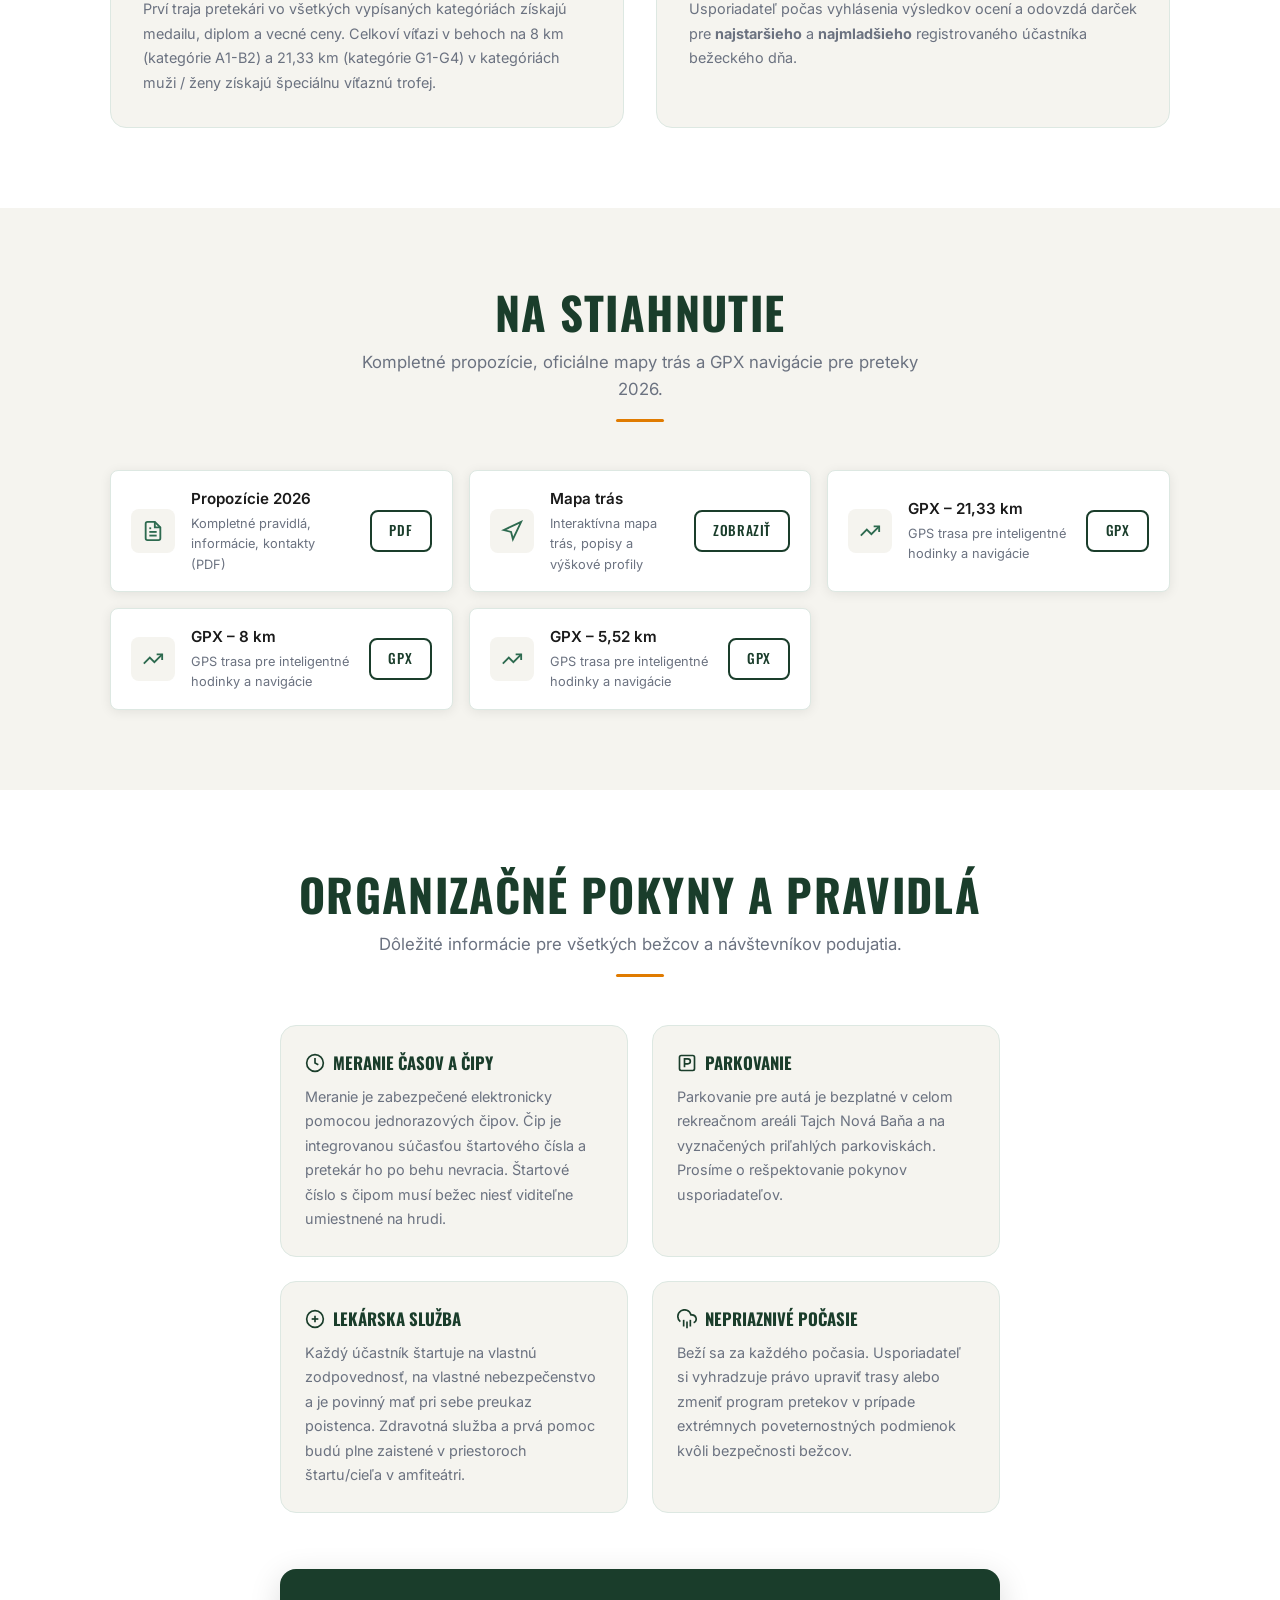
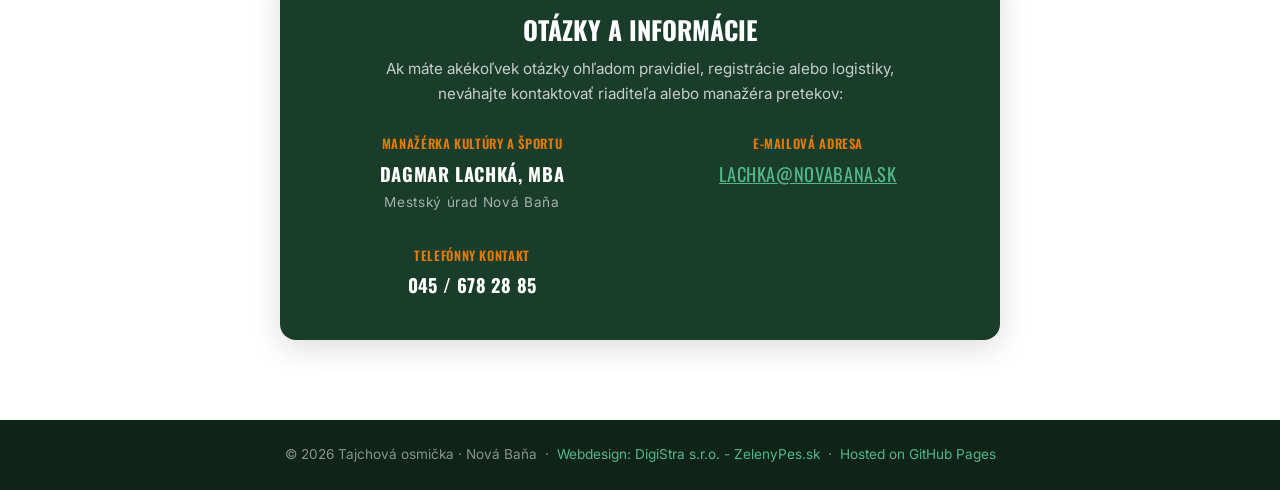
<file: program.html>
<!DOCTYPE html>
<html lang="sk">
<head>
  <meta charset="UTF-8">
  <meta name="viewport" content="width=device-width, initial-scale=1.0">
  <meta name="description" content="Program 14. ročníka Tajchovej osmičky – 5. 9. 2026, Nová Baňa. Harmonogram dňa, propozície, registrácia.">
  <title>Program – Tajchová osmička 2026</title>
  <link rel="preconnect" href="https://fonts.googleapis.com">
  <link rel="preconnect" href="https://fonts.gstatic.com" crossorigin>
  <link href="https://fonts.googleapis.com/css2?family=Oswald:wght@500;700&family=Inter:wght@400;500;600&display=swap" rel="stylesheet">
  <link rel="stylesheet" href="css/style.css">
  <link rel="icon" type="image/x-icon" href="assets/images/favicon.ico">
</head>
<body>

<!-- ===== NAVIGÁCIA ===== -->
<nav class="nav" role="navigation" aria-label="Hlavná navigácia">
  <div class="nav-inner">
    <a href="index.html" class="nav-logo" aria-label="Tajchová osmička – domov">
      <div class="nav-logo-mark">T8</div>
      <div class="nav-logo-text">Tajchová osmička<span>Nová Baňa</span></div>
    </a>
    <ul class="nav-links" role="list">
      <li><a href="index.html">Domov</a></li>
      <li><a href="trasy.html">Trasy</a></li>
      <li><a href="program.html" class="active">Program</a></li>
      <li><a href="infoservis.html">Infoservis</a></li>
      <li><a href="galeria.html">Galéria</a></li>
      <li><a href="program.html" data-config-href="registration-url" target="_blank" rel="noopener" class="btn btn-primary">Registrovať sa</a></li>
    </ul>
    <button class="nav-hamburger" id="hamburger" aria-label="Menu" aria-expanded="false">
      <span></span><span></span><span></span>
    </button>
  </div>
</nav>
<div class="nav-mobile" id="mobileNav" role="navigation" aria-label="Mobilná navigácia">
  <a href="index.html">Domov</a>
  <a href="trasy.html">Trasy</a>
  <a href="program.html" class="active">Program</a>
  <a href="infoservis.html">Infoservis</a>
  <a href="galeria.html">Galéria</a>
  <a href="program.html" data-config-href="registration-url" target="_blank" rel="noopener" class="btn btn-primary">Registrovať sa</a>
</div>

<!-- ===== PAGE HERO ===== -->
<header class="page-hero" style="background: linear-gradient(to bottom, rgba(26,61,43,.88) 0%, rgba(26,61,43,.65) 55%, rgba(26,61,43,.92) 100%), url('assets/images/page-hero/program.jpg') center/cover no-repeat;">
  <div class="container">
    <nav class="breadcrumb" aria-label="Breadcrumb">
      <a href="index.html">Domov</a>
      <span aria-hidden="true">›</span>
      <span aria-current="page">Program</span>
    </nav>
    <h1>Program a propozície <span data-config="year">2026</span></h1>
    <p><span data-config="edition">14</span>. ročník Tajchovej osmičky · sobota <span data-config="race-date">5. septembra 2026</span> · Nová Baňa</p>
  </div>
</header>

<!-- ===== HLAVNÝ INFO BOX ===== -->
<section class="section" aria-labelledby="program-info-heading">
  <div class="container">
    <div class="program-header-box" data-reveal>
      <div class="program-poster" aria-label="Plagát preteku">
        <img src="assets/images/posters/plagat-2026.jpg" alt="Plagát Tajchová osmička 2026">
      </div>
      <div class="program-info">
        <h2 id="program-info-heading"><span data-config="edition">14</span>. ročník Tajchovej osmičky</h2>
        <p>Tradičné bežecké podujatie v krásnej prírode v okolí jazera Tajch a priľahlých lesoch Novej Bane. Ponúka tri súťažné trate (21,33 km · 8 km · 5,52 km), nesúťažný beh pre verejnosť a kompletné detské preteky.</p>
        <p style="line-height: 1.8;">
          <strong>Dátum:</strong> sobota <span data-config="race-date">5. septembra 2026</span><br>
          <strong>Miesto konania:</strong> rekreačná oblasť Tajch, Nová Baňa<br>
          <span style="font-size: 0.9rem; color: var(--c-muted); padding-left: 1rem; display: block; line-height: 1.6; margin: 0.25rem 0 0.5rem 0;">
            • Registrácia a vyhodnotenie: <strong>amfiteáter Tajch</strong><br>
            • Štart všetkých trás: <strong>cyklochodník pri jazere</strong>
          </span>
          <strong>Usporiadateľ:</strong> Mesto Nová Baňa<br>
          <strong>Organizátori:</strong> Mesto Nová Baňa, Zvonička, o.z. a nadšenci behu
        </p>
        <div class="program-cta" style="margin-top: 1.5rem;">
          <a href="program.html" data-config-href="registration-url" target="_blank" rel="noopener" class="btn btn-primary">Registrovať sa</a>
          <a href="assets/downloads/propozicie/Tajchova-osmicka-2026-propozicie.pdf" target="_blank" class="btn btn-outline-dark">
            <svg width="16" height="16" viewBox="0 0 24 24" fill="none" stroke="currentColor" stroke-width="2" aria-hidden="true"><path d="M14 2H6a2 2 0 0 0-2 2v16a2 2 0 0 0 2 2h12a2 2 0 0 0 2-2V8z"/><polyline points="14 2 14 8 20 8"/></svg>
            Propozície (PDF)
          </a>
        </div>
      </div>
    </div>
  </div>
</section>

<!-- ===== HARMONOGRAM DŇA ===== -->
<section class="section section--cream" aria-labelledby="harmonogram-heading">
  <div class="container">
    <div class="section-header" data-reveal>
      <h2 id="harmonogram-heading">Harmonogram dňa</h2>
      <p>Program bežeckého dňa – sobota <span data-config="race-date">5. septembra 2026</span></p>
    </div>
    <div style="max-width:640px;margin:0 auto;" data-reveal>
      <div class="timeline" role="list">
        <div class="timeline-item" role="listitem">
          <div class="timeline-time">08:00 – 10:00</div>
          <div class="timeline-event">Registrácia na mieste</div>
          <div class="timeline-desc">Registrácia nových pretekárov prihlasovaných priamo v deň podujatia (v amfiteátri Tajch). <strong>Uzávierka registrácie na mieste je presne o 10:00!</strong></div>
        </div>
        <div class="timeline-item" role="listitem">
          <div class="timeline-time">08:00 – 10:30</div>
          <div class="timeline-event">Prezentácia vopred registrovaných účastníkov</div>
          <div class="timeline-desc">Preberanie štartových čísel a balíčkov pre bežcov prihlásených vopred cez internet. <strong>Pozor! Prezentácia pre polmaratónske kategórie G1 – G4 (21,33 km) končí už o 10:15!</strong></div>
        </div>
        <div class="timeline-item" role="listitem">
          <div class="timeline-time">10:45</div>
          <div class="timeline-event">Štart polmaratónskych kategórií G1 – G4</div>
          <div class="timeline-desc">Štart najdlhšieho behu na <strong>21,33 km</strong> (previs: +759 m / -726 m). Štart z cyklochodníka pri jazere Tajch.</div>
        </div>
        <div class="timeline-item" role="listitem">
          <div class="timeline-time">11:00</div>
          <div class="timeline-event">Štart detských kategórií A – F</div>
          <div class="timeline-desc">Mládežnícke a detské kategórie štartujú postupne od najmladších priamo na cyklochodníku okolo jazera Tajch (trate od 100 m do 1,2 km).</div>
        </div>
        <div class="timeline-item" role="listitem">
          <div class="timeline-time">12:00</div>
          <div class="timeline-event">Štart kategórií A1 – A3, B1 – B2 a C1 – C3</div>
          <div class="timeline-desc">Spoločný štart hlavných pretekov na tratiach <strong>8 km</strong> a <strong>5,52 km</strong> na cyklochodníku.</div>
        </div>
        <div class="timeline-item" role="listitem">
          <div class="timeline-time">13:00</div>
          <div class="timeline-event">Nesúťažný beh „Pohyb pre zdravie“</div>
          <div class="timeline-desc">Voľný rekreačný beh/prechádzka okolo jazera Tajch pre širokú verejnosť. Bez nutnosti registrácie a poplatku.</div>
        </div>
        <div class="timeline-item" role="listitem">
          <div class="timeline-time">13:30</div>
          <div class="timeline-event">Vyhlásenie výsledkov detských kategórií</div>
          <div class="timeline-desc">Slávnostné odovzdávanie medailí, diplomov a cien pre detské a žiacke kategórie v amfiteátri.</div>
        </div>
        <div class="timeline-item" role="listitem">
          <div class="timeline-time">14:00</div>
          <div class="timeline-event">Vyhlásenie výsledkov ostatných kategórií</div>
          <div class="timeline-desc">Slávnostné vyhodnotenie a odovzdávanie cien pre dospelých bežcov vo všetkých hlavných kategóriách v amfiteátri.</div>
        </div>
      </div>
    </div>
  </div>
</section>

<!-- ===== ŠTARTOVNÉ A REGISTRÁCIA ===== -->
<section class="section" aria-labelledby="pricing-heading">
  <div class="container">
    <div class="section-header" data-reveal>
      <h2 id="pricing-heading">Štartovné a registrácia</h2>
      <p>Prehľad poplatkov pre rok <span data-config="year">2026</span>. Zaregistrujte sa vopred a získajte najvýhodnejšie štartovné.</p>
    </div>
    
    <div class="pricing-grid" data-reveal>
      <!-- Včasná -->
      <div class="pricing-card pricing-card--highlighted">
        <div class="pricing-card-badge">Najvýhodnejšie</div>
        <h3>Online vopred</h3>
        <div class="price">15,00 <span>€</span></div>
        <div class="period">S prijatou úhradou do 02.09.2026 (24:00)</div>
        <ul class="pricing-card-details">
          <li>
            <svg width="16" height="16" viewBox="0 0 24 24" fill="none" stroke="currentColor" stroke-width="2" aria-hidden="true"><polyline points="20 6 9 17 4 12"/></svg>
            Platba bankovým prevodom
          </li>
          <li>
            <svg width="16" height="16" viewBox="0 0 24 24" fill="none" stroke="currentColor" stroke-width="2" aria-hidden="true"><polyline points="20 6 9 17 4 12"/></svg>
            Kompletný štartovací balíček
          </li>
          <li>
            <svg width="16" height="16" viewBox="0 0 24 24" fill="none" stroke="currentColor" stroke-width="2" aria-hidden="true"><polyline points="20 6 9 17 4 12"/></svg>
            Občerstvenie na trati a teplé jedlo v cieli
          </li>
        </ul>
        <a href="program.html" data-config-href="registration-url" target="_blank" rel="noopener" class="btn btn-primary btn-sm" style="margin-top:auto;">Registrovať sa online</a>
      </div>

      <!-- Neskorá online -->
      <div class="pricing-card">
        <h3>Online neskorá</h3>
        <div class="price">30,00 <span>€</span></div>
        <div class="period">Registrácia online od 03.09.2026</div>
        <ul class="pricing-card-details">
          <li>
            <svg width="16" height="16" viewBox="0 0 24 24" fill="none" stroke="currentColor" stroke-width="2" aria-hidden="true"><polyline points="20 6 9 17 4 12"/></svg>
            Platba v hotovosti na mieste pri prezentácii
          </li>
          <li>
            <svg width="16" height="16" viewBox="0 0 24 24" fill="none" stroke="currentColor" stroke-width="2" aria-hidden="true"><polyline points="20 6 9 17 4 12"/></svg>
            Kompletný štartovací balíček
          </li>
          <li>
            <svg width="16" height="16" viewBox="0 0 24 24" fill="none" stroke="currentColor" stroke-width="2" aria-hidden="true"><polyline points="20 6 9 17 4 12"/></svg>
            Občerstvenie na trati a teplé jedlo v cieli
          </li>
        </ul>
        <a href="program.html" data-config-href="registration-url" target="_blank" rel="noopener" class="btn btn-outline-dark btn-sm" style="margin-top:auto;">Registrovať sa online</a>
      </div>

      <!-- Na mieste -->
      <div class="pricing-card">
        <h3>Registrácia na mieste</h3>
        <div class="price">30,00 <span>€</span></div>
        <div class="period">V deň pretekov 05.09.2026 (do 10:00)</div>
        <ul class="pricing-card-details">
          <li>
            <svg width="16" height="16" viewBox="0 0 24 24" fill="none" stroke="currentColor" stroke-width="2" aria-hidden="true"><polyline points="20 6 9 17 4 12"/></svg>
            Platba v hotovosti priamo pri registrácii
          </li>
          <li>
            <svg width="16" height="16" viewBox="0 0 24 24" fill="none" stroke="currentColor" stroke-width="2" aria-hidden="true"><polyline points="20 6 9 17 4 12"/></svg>
            Kompletný štartovací balíček
          </li>
          <li>
            <svg width="16" height="16" viewBox="0 0 24 24" fill="none" stroke="currentColor" stroke-width="2" aria-hidden="true"><polyline points="20 6 9 17 4 12"/></svg>
            Občerstvenie na trati a teplé jedlo v cieli
          </li>
        </ul>
        <span class="btn btn-outline-dark btn-sm disabled" style="margin-top:auto;opacity:0.6;cursor:not-allowed;">Na mieste (Amfiteáter)</span>
      </div>
    </div>

    <!-- Bezplatné behy oznam -->
    <div style="margin-top: 2rem; background: var(--c-cream); border: 1px solid var(--c-border); border-radius: var(--r-lg); padding: 1.5rem; text-align: center;" data-reveal>
      <p style="font-weight: 600; color: var(--c-forest); font-size: 1.05rem; display: flex; align-items: center; justify-content: center; gap: .4rem;">
        <svg width="18" height="18" viewBox="0 0 24 24" fill="none" stroke="currentColor" stroke-width="2" aria-hidden="true"><path d="M20 12v10H4V12"/><rect x="2" y="7" width="20" height="5"/><line x1="12" y1="22" x2="12" y2="7"/><path d="M12 7H7.5a2.5 2.5 0 0 1 0-5C11 2 12 7 12 7z"/><path d="M12 7h4.5a2.5 2.5 0 0 0 0-5C13 2 12 7 12 7z"/></svg>
        Kategórie bez štartovného poplatku (0,00 €):
      </p>
      <p style="color: var(--c-muted); margin-top: .5rem; font-size: .95rem; line-height: 1.6;">
        Všetky <strong>detské kategórie (A až F)</strong>, beh na <strong>5,52 km (kategórie C1, C2, C3)</strong> a nesúťažný beh <strong>Pohyb pre zdravie</strong> sú bezplatné. Pre detské kategórie a 5,52 km beh je však nutné sa vopred zaregistrovať (bez poplatkov).
      </p>
    </div>

    <div class="program-grid-2col" style="margin-top: 3rem;" data-reveal>
      <div style="background: var(--c-white); border: 1px solid var(--c-border); border-radius: var(--r-lg); padding: 2rem; box-shadow: var(--shadow);">
        <h4 style="font-family: var(--font-h); font-size: 1.2rem; text-transform: uppercase; color: var(--c-forest); margin-bottom: 1rem; display: flex; align-items: center; gap: .5rem;">
          <svg width="20" height="20" viewBox="0 0 24 24" fill="none" stroke="currentColor" stroke-width="2" aria-hidden="true"><path d="M16.5 9.4 7.5 4.21"/><path d="M21 16V8a2 2 0 0 0-1-1.73l-7-4a2 2 0 0 0-2 0l-7 4A2 2 0 0 0 3 8v8a2 2 0 0 0 1 1.73l7 4a2 2 0 0 0 2 0l7-4A2 2 0 0 0 21 16z"/><polyline points="3.27 6.96 12 12.01 20.73 6.96"/><line x1="12" y1="22.08" x2="12" y2="12"/></svg>
          Štartovací balíček pretekára
        </h4>
        <ul style="color: var(--c-muted); font-size: .95rem; line-height: 2; padding-left: 1.25rem; list-style: disc;">
          <li>Nevratné štartové číslo s integrovaným čipom</li>
          <li>0,5 l neperlivej vody</li>
          <li>Kvalitná müsli tyčinka</li>
          <li>Propagačný batoh a informačné letáky</li>
        </ul>
      </div>
      <div style="background: var(--c-white); border: 1px solid var(--c-border); border-radius: var(--r-lg); padding: 2rem; box-shadow: var(--shadow);">
        <h4 style="font-family: var(--font-h); font-size: 1.2rem; text-transform: uppercase; color: var(--c-forest); margin-bottom: 1rem; display: flex; align-items: center; gap: .5rem;">
          <svg width="20" height="20" viewBox="0 0 24 24" fill="none" stroke="currentColor" stroke-width="2" aria-hidden="true"><path d="M18 8h1a4 4 0 0 1 0 8h-1"/><path d="M2 8h16v9a4 4 0 0 1-4 4H6a4 4 0 0 1-4-4Z"/><line x1="6" y1="2" x2="6" y2="4"/><line x1="10" y1="2" x2="10" y2="4"/><line x1="14" y1="2" x2="14" y2="4"/></svg>
          Zabezpečený servis v cene
        </h4>
        <ul style="color: var(--c-muted); font-size: .95rem; line-height: 2; padding-left: 1.25rem; list-style: disc;">
          <li>Pitný režim na tratiach (pre 8 km a 21,33 km behy)</li>
          <li>3 občerstvovacie stanice na trati 21,33 km</li>
          <li>Jedlo a pitie v cieli po dobehu</li>
          <li>Profesionálne čipové meranie času</li>
        </ul>
      </div>
    </div>
  </div>
</section>

<!-- ===== KATEGÓRIE A TRATE ===== -->
<section class="section section--cream" aria-labelledby="categories-heading">
  <div class="container">
    <div class="section-header" data-reveal>
      <h2 id="categories-heading">Oficiálne kategórie a trate</h2>
      <p>Kompletný zoznam kategórií pre rok <span data-config="year">2026</span> rozdelených podľa jednotlivých dĺžok bežeckých trás.</p>
    </div>

    <!-- 21,33 km -->
    <div data-reveal style="margin-bottom: 3.5rem;">
      <h3 style="font-family: var(--font-h); font-size: 1.3rem; text-transform: uppercase; color: var(--t-21); margin-bottom: .75rem; border-left: 4px solid var(--t-21); padding-left: .75rem;">
        Horský polmaratón – 21,33 km (Previs: +759 m / -726 m)
      </h3>
      <p style="font-size: .9rem; color: var(--c-muted); margin-bottom: 1rem;">Povrch: kombinácia asfaltu a lesného terénu. Trasa: Tajch – Zvonička – Háj – Kostivrch – Fanadýb – Tajch.</p>
      <div class="table-wrapper" style="--table-head-color: #8C6900;">
        <table class="propozicie-table">
          <thead>
            <tr>
              <th scope="col" style="width: 10%;">Kód</th>
              <th scope="col">Kategória</th>
              <th scope="col" style="width: 25%;">Rok narodenia</th>
              <th scope="col" style="width: 25%;">Štartovné</th>
            </tr>
          </thead>
          <tbody>
            <tr><td><span class="cat-badge">G1</span></td><td>Muži do 40 rokov</td><td>2008 – 1987</td><td>Áno (15 € / 30 €)</td></tr>
            <tr><td><span class="cat-badge">G2</span></td><td>Muži nad 40 rokov</td><td>1986 a starší</td><td>Áno (15 € / 30 €)</td></tr>
            <tr><td><span class="cat-badge">G3</span></td><td>Ženy do 40 rokov</td><td>2008 – 1987</td><td>Áno (15 € / 30 €)</td></tr>
            <tr><td><span class="cat-badge">G4</span></td><td>Ženy nad 40 rokov</td><td>1986 a staršie</td><td>Áno (15 € / 30 €)</td></tr>
          </tbody>
        </table>
      </div>
    </div>

    <!-- 8 km -->
    <div data-reveal style="margin-bottom: 3.5rem;">
      <h3 style="font-family: var(--font-h); font-size: 1.3rem; text-transform: uppercase; color: var(--t-8); margin-bottom: .75rem; border-left: 4px solid var(--t-8); padding-left: .75rem;">
        Dlhá trasa – 8 km (Previs: +245 m)
      </h3>
      <p style="font-size: .9rem; color: var(--c-muted); margin-bottom: 1rem;">Povrch: asfalt + terén. Trasa: Tajch – Kozákova dolina – rampa – Pelúchova cesta – Kolibská cesta – Štálanská zvonička – Feriancov rígeľ – Štepnica – Fanadýb – Tajch.</p>
      <div class="table-wrapper" style="--table-head-color: var(--t-8);">
        <table class="propozicie-table">
          <thead>
            <tr>
              <th scope="col" style="width: 10%;">Kód</th>
              <th scope="col">Kategória</th>
              <th scope="col" style="width: 25%;">Rok narodenia</th>
              <th scope="col" style="width: 25%;">Štartovné</th>
            </tr>
          </thead>
          <tbody>
            <tr><td><span class="cat-badge">A1</span></td><td>Muži do 40 rokov</td><td>2008 – 1987</td><td>Áno (15 € / 30 €)</td></tr>
            <tr><td><span class="cat-badge">A2</span></td><td>Muži nad 40 rokov</td><td>1986 – 1977</td><td>Áno (15 € / 30 €)</td></tr>
            <tr><td><span class="cat-badge">A3</span></td><td>Muži nad 50 rokov</td><td>1976 a starší</td><td>Áno (15 € / 30 €)</td></tr>
            <tr><td><span class="cat-badge">B1</span></td><td>Ženy do 40 rokov</td><td>2008 – 1987</td><td>Áno (15 € / 30 €)</td></tr>
            <tr><td><span class="cat-badge">B2</span></td><td>Ženy nad 40 rokov</td><td>1986 a staršie</td><td>Áno (15 € / 30 €)</td></tr>
          </tbody>
        </table>
      </div>
    </div>

    <!-- 5,52 km -->
    <div data-reveal style="margin-bottom: 3.5rem;">
      <h3 style="font-family: var(--font-h); font-size: 1.3rem; text-transform: uppercase; color: var(--t-5); margin-bottom: .75rem; border-left: 4px solid var(--t-5); padding-left: .75rem;">
        Krátka trasa – 5,52 km (Previs: +137 m)
      </h3>
      <p style="font-size: .9rem; color: var(--c-muted); margin-bottom: 1rem;">Povrch: asfalt + terén. Trasa: Tajch – Kozákova dolina – rampa – Pelúchova cesta – Kolibská cesta – Štálanská zvonička – Tajch.</p>
      <div class="table-wrapper" style="--table-head-color: var(--t-5);">
        <table class="propozicie-table">
          <thead>
            <tr>
              <th scope="col" style="width: 10%;">Kód</th>
              <th scope="col">Kategória</th>
              <th scope="col" style="width: 25%;">Rok narodenia</th>
              <th scope="col" style="width: 25%;">Štartovné</th>
            </tr>
          </thead>
          <tbody>
            <tr><td><span class="cat-badge">C1</span></td><td>Muži (bez rozdielu veku)</td><td>Bez obmedzenia</td><td>Bezplatné (0 €)</td></tr>
            <tr><td><span class="cat-badge">C2</span></td><td>Ženy (bez rozdielu veku)</td><td>Bez obmedzenia</td><td>Bezplatné (0 €)</td></tr>
            <tr><td><span class="cat-badge">C3</span></td><td>Študenti SŠ (dievčatá, chlapci)</td><td>2011 – 2007</td><td>Bezplatné (0 €)</td></tr>
          </tbody>
        </table>
      </div>
    </div>

    <!-- Detské kategórie -->
    <div data-reveal>
      <h3 style="font-family: var(--font-h); font-size: 1.3rem; text-transform: uppercase; color: var(--t-kid); margin-bottom: .75rem; border-left: 4px solid var(--t-kid); padding-left: .75rem;">
        Detské a žiacke trate (Asfaltový cyklochodník okolo jazera Tajch)
      </h3>
      <p style="font-size: .9rem; color: var(--c-muted); margin-bottom: 1rem;">Detské a mládežnícke preteky sú bezplatné pre všetkých mladých športovcov.</p>
      <div class="table-wrapper" style="--table-head-color: var(--t-kid);">
        <table class="propozicie-table">
          <thead>
            <tr>
              <th scope="col" style="width: 10%;">Kód</th>
              <th scope="col">Kategória</th>
              <th scope="col" style="width: 25%;">Rok narodenia</th>
              <th scope="col">Dĺžka trate</th>
              <th scope="col" style="width: 25%;">Štartovné</th>
            </tr>
          </thead>
          <tbody>
            <tr><td><span class="cat-badge">A</span></td><td>Predškolský vek (dievčatá, chlapci)</td><td>2021 a mladší</td><td>100 m</td><td>Bezplatné (0 €)</td></tr>
            <tr><td><span class="cat-badge">B</span></td><td>Super baby I (dievčatá, chlapci)</td><td>2020, 2019</td><td>200 m</td><td>Bezplatné (0 €)</td></tr>
            <tr><td><span class="cat-badge">C</span></td><td>Super baby II (dievčatá, chlapci)</td><td>2018, 2017</td><td>300 m</td><td>Bezplatné (0 €)</td></tr>
            <tr><td><span class="cat-badge">D</span></td><td>Predžiačky, predžiaci</td><td>2016, 2015</td><td>500 m</td><td>Bezplatné (0 €)</td></tr>
            <tr><td><span class="cat-badge">E</span></td><td>Mladšie žiačky, mladší žiaci</td><td>2014, 2013</td><td>864 m</td><td>Bezplatné (0 €)</td></tr>
            <tr><td><span class="cat-badge">F</span></td><td>Staršie žiačky, starší žiaci</td><td>2012, 2011</td><td>1,2 km</td><td>Bezplatné (0 €)</td></tr>
          </tbody>
        </table>
      </div>
    </div>

  </div>
</section>

<!-- ===== CENY A HODNOTENIE ===== -->
<section class="section" aria-labelledby="prizes-heading">
  <div class="container">
    <div class="section-header" data-reveal>
      <h2 id="prizes-heading">Ceny a ocenenia</h2>
      <p>Prehľad ocenení a finančných odmien pre najlepších pretekárov Tajchovej osmičky <span data-config="year">2026</span>.</p>
    </div>

    <!-- Finančné odmeny -->
    <div class="prize-box" data-reveal>
      <h3 style="font-family: var(--font-h); font-size: 1.3rem; text-transform: uppercase; color: var(--c-forest); text-align: center; margin-bottom: .5rem;">
        Finančné ceny – Bežecký polmaratón (21,33 km)
      </h3>
      <p style="font-size: .95rem; color: var(--c-muted); text-align: center; max-width: 600px; margin: 0 auto 1.5rem; line-height: 1.6;">
        Finančné odmeny budú udelené pre prvých piatich pretekárov v absolútnom poradí v behu na 21,33 km (pre kategórie G1-G2 a G3-G4 spoločne):
      </p>
      
      <div class="prize-cash-list">
        <div class="prize-cash-item">
          <div class="place">1. miesto</div>
          <div class="amount">150 €</div>
        </div>
        <div class="prize-cash-item">
          <div class="place">2. miesto</div>
          <div class="amount">100 €</div>
        </div>
        <div class="prize-cash-item">
          <div class="place">3. miesto</div>
          <div class="amount">70 €</div>
        </div>
        <div class="prize-cash-item">
          <div class="place">4. miesto</div>
          <div class="amount">50 €</div>
        </div>
        <div class="prize-cash-item">
          <div class="place">5. miesto</div>
          <div class="amount">30 €</div>
        </div>
      </div>
    </div>

    <div class="program-grid-2col" style="margin-top: 2.5rem;" data-reveal>
      <!-- Trofeje -->
      <div style="background: var(--c-cream); border: 1px solid var(--c-border); border-radius: var(--r-lg); padding: 2rem;">
        <h4 style="font-family: var(--font-h); font-size: 1.15rem; text-transform: uppercase; color: var(--c-forest); margin-bottom: .75rem; display: flex; align-items: center; gap: .5rem;">
          <svg width="20" height="20" viewBox="0 0 24 24" fill="none" stroke="currentColor" stroke-width="2" aria-hidden="true"><circle cx="12" cy="8" r="7"/><polyline points="8.21 13.89 7 23 12 20 17 23 15.79 13.88"/></svg>
          Trofeje a vecné ceny
        </h4>
        <p style="color: var(--c-muted); font-size: .9rem; line-height: 1.7;">
          Prví traja pretekári vo všetkých vypísaných kategóriách získajú medailu, diplom a vecné ceny. Celkoví víťazi v behoch na 8 km (kategórie A1-B2) a 21,33 km (kategórie G1-G4) v kategóriách muži / ženy získajú špeciálnu víťaznú trofej.
        </p>
      </div>
      <!-- Špeciálne darčeky -->
      <div style="background: var(--c-cream); border: 1px solid var(--c-border); border-radius: var(--r-lg); padding: 2rem;">
        <h4 style="font-family: var(--font-h); font-size: 1.15rem; text-transform: uppercase; color: var(--c-forest); margin-bottom: .75rem; display: flex; align-items: center; gap: .5rem;">
          <svg width="20" height="20" viewBox="0 0 24 24" fill="none" stroke="currentColor" stroke-width="2" aria-hidden="true"><path d="M20 12v10H4V12"/><rect x="2" y="7" width="20" height="5"/><line x1="12" y1="22" x2="12" y2="7"/><path d="M12 7H7.5a2.5 2.5 0 0 1 0-5C11 2 12 7 12 7z"/><path d="M12 7h4.5a2.5 2.5 0 0 0 0-5C13 2 12 7 12 7z"/></svg>
          Ocenenie vekových rekordov
        </h4>
        <p style="color: var(--c-muted); font-size: .9rem; line-height: 1.7;">
          Usporiadateľ počas vyhlásenia výsledkov ocení a odovzdá darček pre <strong>najstaršieho</strong> a <strong>najmladšieho</strong> registrovaného účastníka bežeckého dňa.
        </p>
      </div>
    </div>
  </div>
</section>

<!-- ===== NA STIAHNUTIE ===== -->
<section class="section section--cream" aria-labelledby="download-heading">
  <div class="container">
    <div class="section-header" data-reveal>
      <h2 id="download-heading">Na stiahnutie</h2>
      <p>Kompletné propozície, oficiálne mapy trás a GPX navigácie pre preteky <span data-config="year">2026</span>.</p>
    </div>
    <div class="downloads-grid" data-reveal>

      <a href="assets/downloads/propozicie/Tajchova-osmicka-2026-propozicie.pdf" target="_blank" class="download-card">
        <div class="download-icon">
          <svg viewBox="0 0 24 24" fill="none" stroke="currentColor" stroke-width="2" aria-hidden="true"><path d="M14 2H6a2 2 0 0 0-2 2v16a2 2 0 0 0 2 2h12a2 2 0 0 0 2-2V8z"/><polyline points="14 2 14 8 20 8"/><line x1="16" y1="13" x2="8" y2="13"/><line x1="16" y1="17" x2="8" y2="17"/><polyline points="10 9 9 9 8 9"/></svg>
        </div>
        <div>
          <h4>Propozície <span data-config="year">2026</span></h4>
          <p>Kompletné pravidlá, informácie, kontakty (PDF)</p>
        </div>
        <div class="btn btn-outline-dark btn-sm">PDF</div>
      </a>

      <a href="trasy.html" class="download-card">
        <div class="download-icon">
          <svg viewBox="0 0 24 24" fill="none" stroke="currentColor" stroke-width="2" aria-hidden="true"><polygon points="3 11 22 2 13 21 11 13 3 11"/></svg>
        </div>
        <div>
          <h4>Mapa trás</h4>
          <p>Interaktívna mapa trás, popisy a výškové profily</p>
        </div>
        <div class="btn btn-outline-dark btn-sm">Zobraziť</div>
      </a>

      <a href="assets/gpx/trasa-21km.gpx" download class="download-card">
        <div class="download-icon">
          <svg viewBox="0 0 24 24" fill="none" stroke="currentColor" stroke-width="2" aria-hidden="true"><polyline points="22 7 13.5 15.5 8.5 10.5 2 17"/><polyline points="16 7 22 7 22 13"/></svg>
        </div>
        <div>
          <h4>GPX – 21,33 km</h4>
          <p>GPS trasa pre inteligentné hodinky a navigácie</p>
        </div>
        <div class="btn btn-outline-dark btn-sm">GPX</div>
      </a>

      <a href="assets/gpx/trasa-8km.gpx" download class="download-card">
        <div class="download-icon">
          <svg viewBox="0 0 24 24" fill="none" stroke="currentColor" stroke-width="2" aria-hidden="true"><polyline points="22 7 13.5 15.5 8.5 10.5 2 17"/><polyline points="16 7 22 7 22 13"/></svg>
        </div>
        <div>
          <h4>GPX – 8 km</h4>
          <p>GPS trasa pre inteligentné hodinky a navigácie</p>
        </div>
        <div class="btn btn-outline-dark btn-sm">GPX</div>
      </a>

      <a href="assets/gpx/trasa-5km.gpx" download class="download-card">
        <div class="download-icon">
          <svg viewBox="0 0 24 24" fill="none" stroke="currentColor" stroke-width="2" aria-hidden="true"><polyline points="22 7 13.5 15.5 8.5 10.5 2 17"/><polyline points="16 7 22 7 22 13"/></svg>
        </div>
        <div>
          <h4>GPX – 5,52 km</h4>
          <p>GPS trasa pre inteligentné hodinky a navigácie</p>
        </div>
        <div class="btn btn-outline-dark btn-sm">GPX</div>
      </a>

    </div>
  </div>
</section>

<!-- ===== DÔLEŽITÉ INFO / PRAVIDLÁ ===== -->
<section class="section" aria-labelledby="rules-heading">
  <div class="container" style="max-width:760px;">
    <div class="section-header" data-reveal>
      <h2 id="rules-heading">Organizačné pokyny a pravidlá</h2>
      <p>Dôležité informácie pre všetkých bežcov a návštevníkov podujatia.</p>
    </div>
    
    <div class="program-grid-2col" data-reveal style="gap:1.5rem;margin-bottom:3.5rem;">
      <div style="background:var(--c-cream);border-radius:var(--r-lg);padding:1.5rem;border:1px solid var(--c-border);">
        <h4 style="font-family:var(--font-h);font-size:1.05rem;text-transform:uppercase;color:var(--c-forest);margin-bottom:.5rem;display:flex;align-items:center;gap:.5rem;">
          <svg width="20" height="20" viewBox="0 0 24 24" fill="none" stroke="currentColor" stroke-width="2" aria-hidden="true"><circle cx="12" cy="12" r="10"/><polyline points="12 6 12 12 16 14"/></svg>
          Meranie časov a čipy
        </h4>
        <p style="color:var(--c-muted);font-size:.9rem;line-height:1.7;">
          Meranie je zabezpečené elektronicky pomocou jednorazových čipov. Čip je integrovanou súčasťou štartového čísla a pretekár ho po behu nevracia. Štartové číslo s čipom musí bežec niesť viditeľne umiestnené na hrudi.
        </p>
      </div>
      
      <div style="background:var(--c-cream);border-radius:var(--r-lg);padding:1.5rem;border:1px solid var(--c-border);">
        <h4 style="font-family:var(--font-h);font-size:1.05rem;text-transform:uppercase;color:var(--c-forest);margin-bottom:.5rem;display:flex;align-items:center;gap:.5rem;">
          <svg width="20" height="20" viewBox="0 0 24 24" fill="none" stroke="currentColor" stroke-width="2" aria-hidden="true"><rect x="3" y="3" width="18" height="18" rx="2"/><path d="M9 17V7h4a3 3 0 0 1 0 6H9"/></svg>
          Parkovanie
        </h4>
        <p style="color:var(--c-muted);font-size:.9rem;line-height:1.7;">
          Parkovanie pre autá je bezplatné v celom rekreačnom areáli Tajch Nová Baňa a na vyznačených priľahlých parkoviskách. Prosíme o rešpektovanie pokynov usporiadateľov.
        </p>
      </div>

      <div style="background:var(--c-cream);border-radius:var(--r-lg);padding:1.5rem;border:1px solid var(--c-border);">
        <h4 style="font-family:var(--font-h);font-size:1.05rem;text-transform:uppercase;color:var(--c-forest);margin-bottom:.5rem;display:flex;align-items:center;gap:.5rem;">
          <svg width="20" height="20" viewBox="0 0 24 24" fill="none" stroke="currentColor" stroke-width="2" aria-hidden="true"><circle cx="12" cy="12" r="10"/><line x1="12" y1="8" x2="12" y2="16"/><line x1="8" y1="12" x2="16" y2="12"/></svg>
          Lekárska služba
        </h4>
        <p style="color:var(--c-muted);font-size:.9rem;line-height:1.7;">
          Každý účastník štartuje na vlastnú zodpovednosť, na vlastné nebezpečenstvo a je povinný mať pri sebe preukaz poistenca. Zdravotná služba a prvá pomoc budú plne zaistené v priestoroch štartu/cieľa v amfiteátri.
        </p>
      </div>

      <div style="background:var(--c-cream);border-radius:var(--r-lg);padding:1.5rem;border:1px solid var(--c-border);">
        <h4 style="font-family:var(--font-h);font-size:1.05rem;text-transform:uppercase;color:var(--c-forest);margin-bottom:.5rem;display:flex;align-items:center;gap:.5rem;">
          <svg width="20" height="20" viewBox="0 0 24 24" fill="none" stroke="currentColor" stroke-width="2" aria-hidden="true"><path d="M16 13v8"/><path d="M8 13v8"/><path d="M12 15v8"/><path d="M20 16.58A5 5 0 0 0 18 7h-1.26A8 8 0 1 0 4 15.25"/></svg>
          Nepriaznivé počasie
        </h4>
        <p style="color:var(--c-muted);font-size:.9rem;line-height:1.7;">
          Beží sa za každého počasia. Usporiadateľ si vyhradzuje právo upraviť trasy alebo zmeniť program pretekov v prípade extrémnych poveternostných podmienok kvôli bezpečnosti bežcov.
        </p>
      </div>
    </div>

    <!-- Kontaktný Box -->
    <div style="background:var(--c-forest);color:var(--c-white);border-radius:var(--r-lg);padding:2.5rem;box-shadow:var(--shadow-lg);text-align:center;" data-reveal>
      <h3 style="font-family:var(--font-h);font-size:1.6rem;text-transform:uppercase;margin-bottom:.5rem;">
        Otázky a informácie
      </h3>
      <p style="color:rgba(255,255,255,.75);font-size:.95rem;margin-bottom:1.75rem;max-width:560px;margin-left:auto;margin-right:auto;line-height:1.6;">
        Ak máte akékoľvek otázky ohľadom pravidiel, registrácie alebo logistiky, neváhajte kontaktovať riaditeľa alebo manažéra pretekov:
      </p>
      
      <div style="display:grid;grid-template-columns:repeat(auto-fit, minmax(200px, 1fr));gap:2rem;text-align:center;font-family:var(--font-h);text-transform:uppercase;letter-spacing:.04em;">
        <div>
          <span style="color:var(--c-orange);font-size:.8rem;display:block;margin-bottom:.25rem;font-weight:600;">Manažérka kultúry a športu</span>
          <strong style="font-size:1.15rem;">Dagmar Lachká, MBA</strong>
          <span style="color:rgba(255,255,255,.6);font-size:.85rem;display:block;margin-top:.25rem;text-transform:none;font-family:var(--font-b);">Mestský úrad Nová Baňa</span>
        </div>
        <div>
          <span style="color:var(--c-orange);font-size:.8rem;display:block;margin-bottom:.25rem;font-weight:600;">E-mailová adresa</span>
          <a href="mailto:lachka@novabana.sk" style="color:var(--c-lime);text-decoration:underline;font-size:1.15rem;word-break:break-all;">lachka@novabana.sk</a>
        </div>
        <div>
          <span style="color:var(--c-orange);font-size:.8rem;display:block;margin-bottom:.25rem;font-weight:600;">Telefónny kontakt</span>
          <strong style="font-size:1.15rem;letter-spacing:.02em;">045 / 678 28 85</strong>
        </div>
      </div>
    </div>
  </div>
</section>


<!-- ===== FOOTER ===== -->
<footer class="footer">
  <div class="container">
    <p>© 2026 Tajchová osmička · Nová Baňa &nbsp;·&nbsp; <a href="https://zelenypes.sk/" target="_blank" rel="noopener">Webdesign: DigiStra s.r.o. - ZelenyPes.sk</a> &nbsp;·&nbsp;
      <a href="https://pages.github.com" target="_blank" rel="noopener">Hosted on GitHub Pages</a>
    </p>
  </div>
</footer>

<script src="js/site-config.js"></script>
<script src="js/main.js"></script>
</body>
</html>
</file>
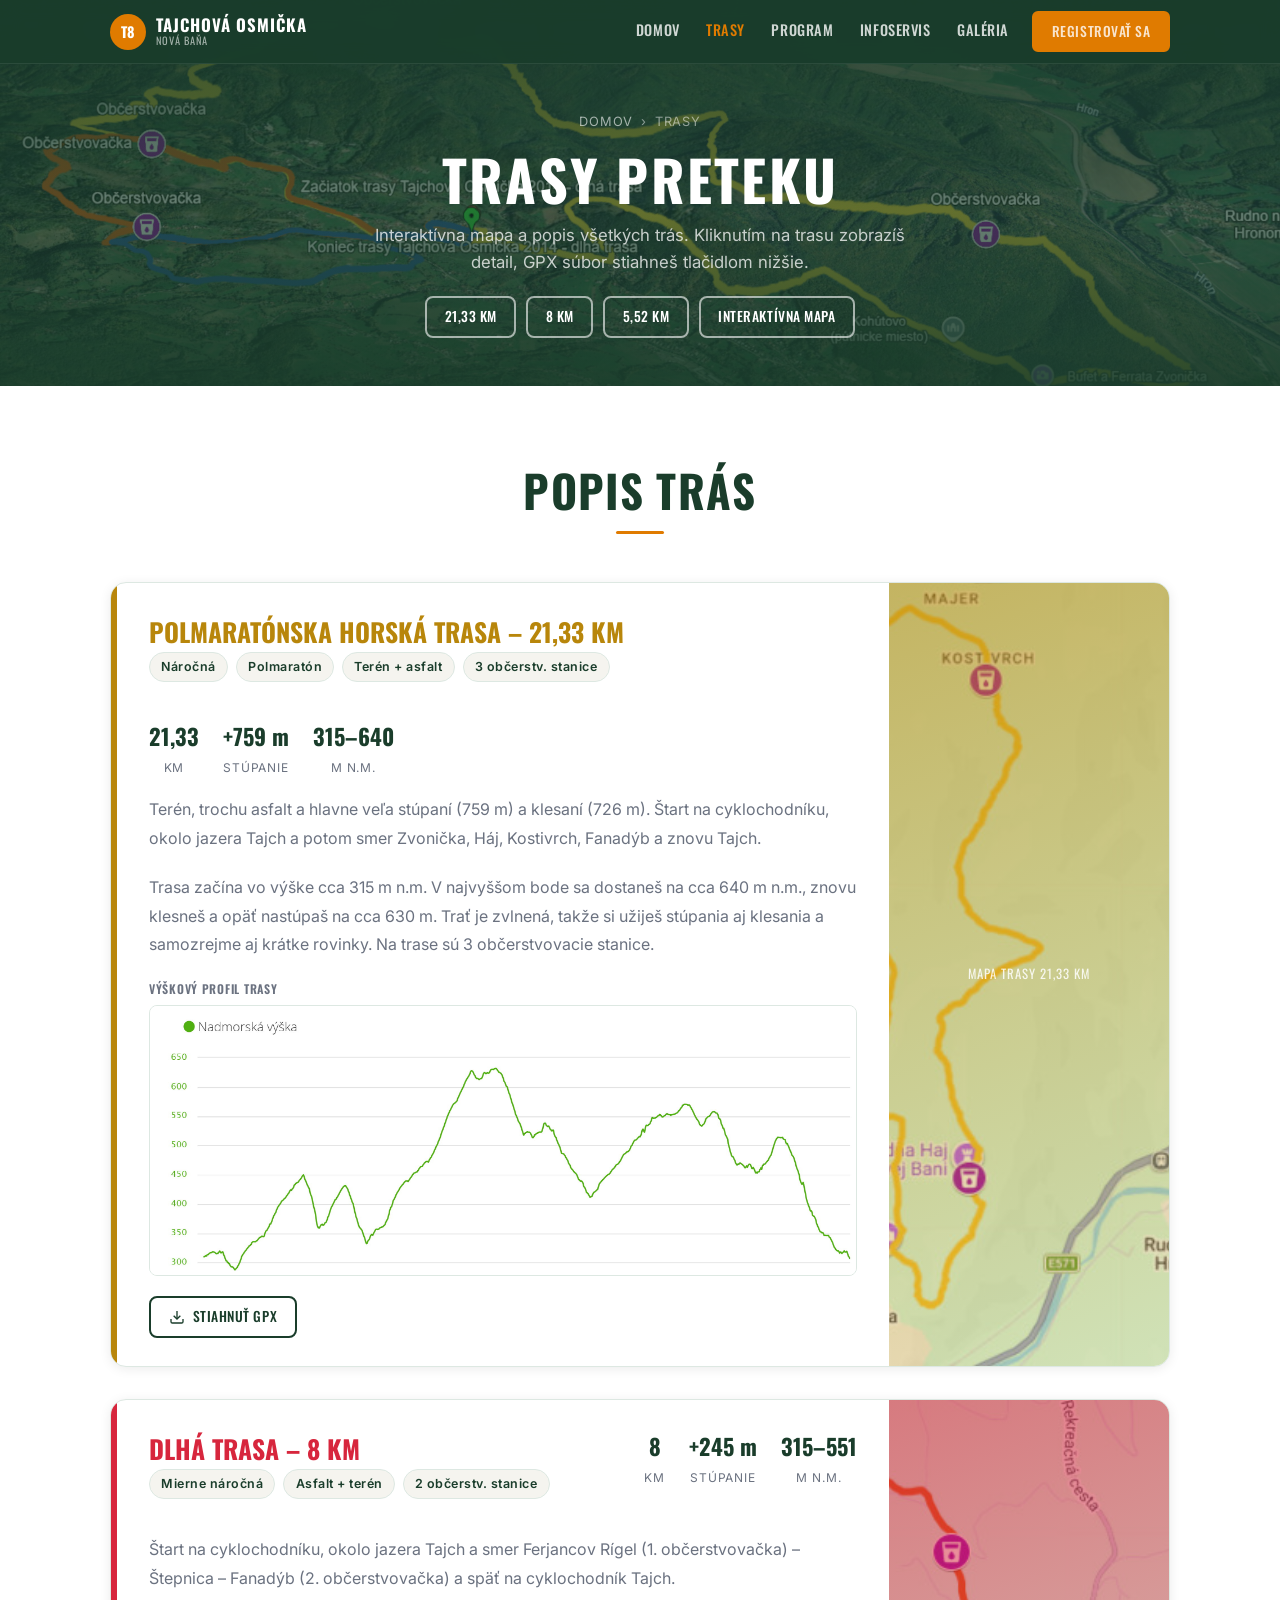
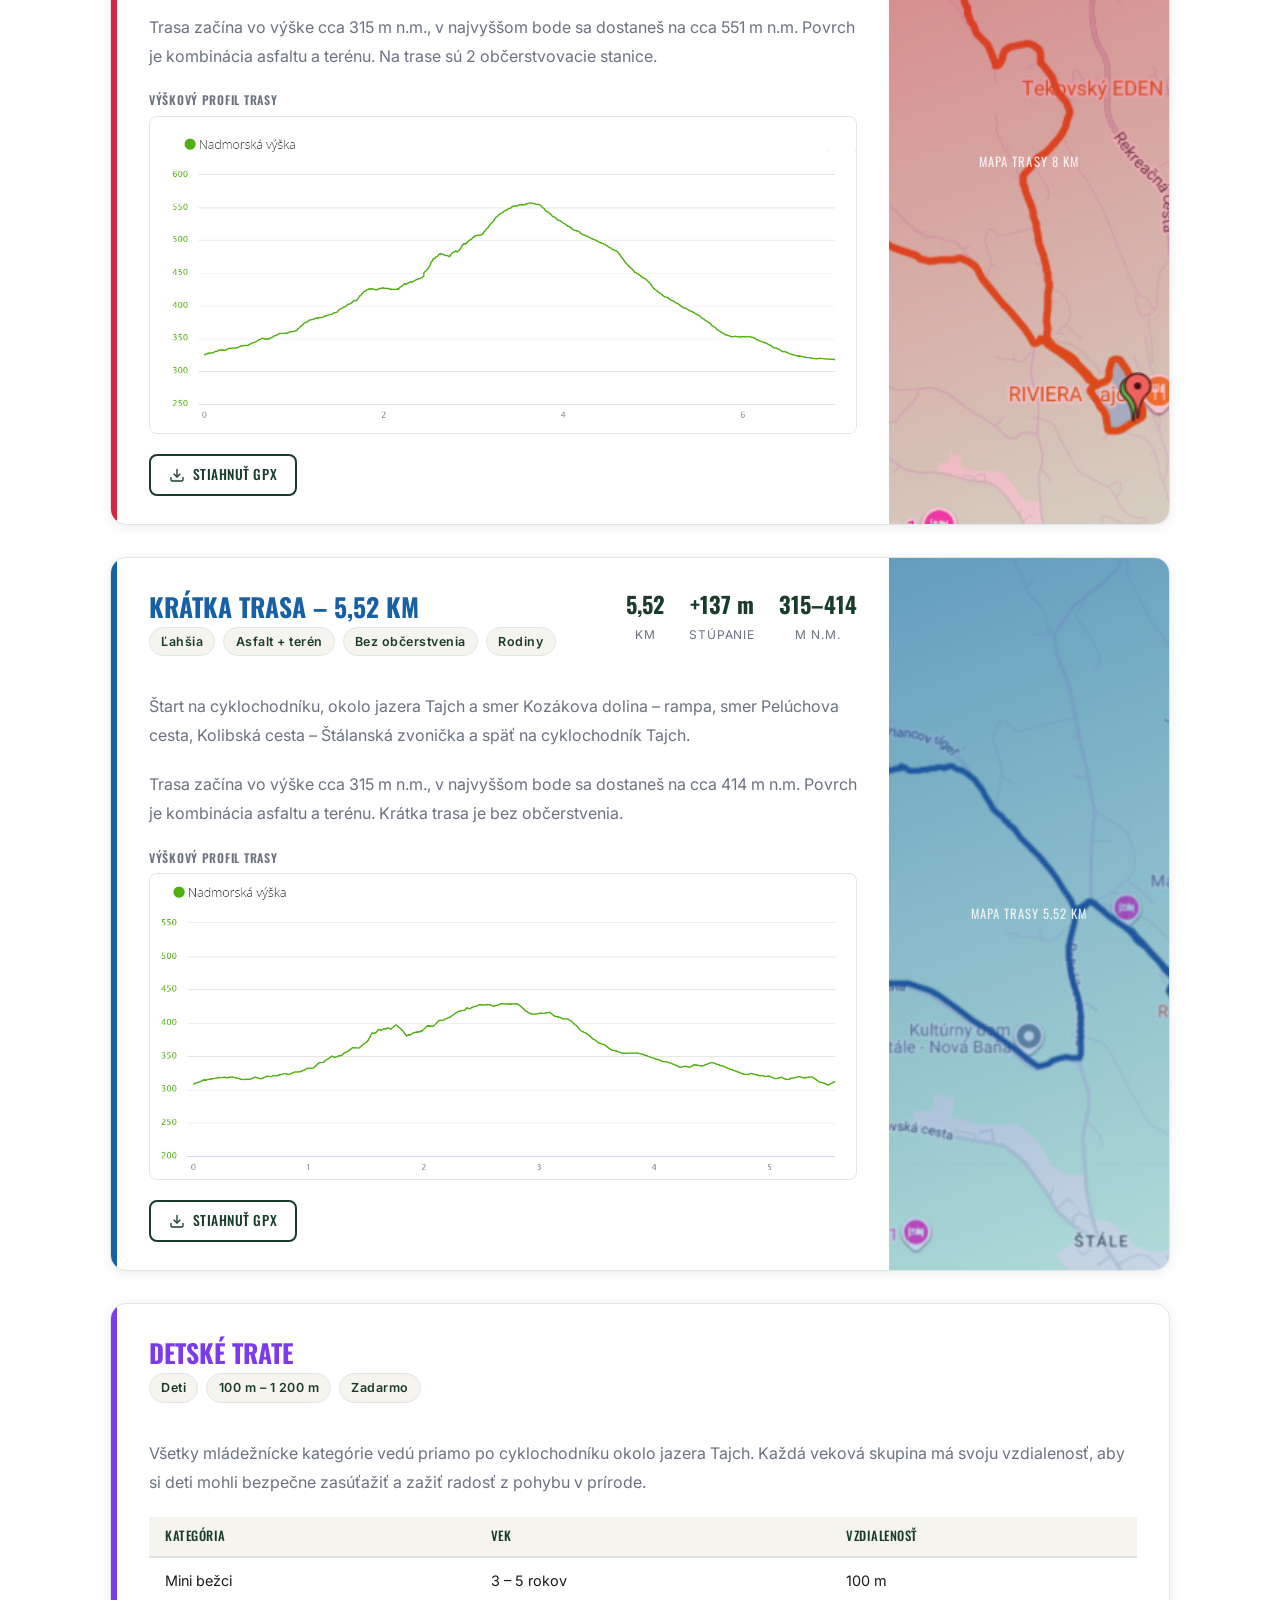
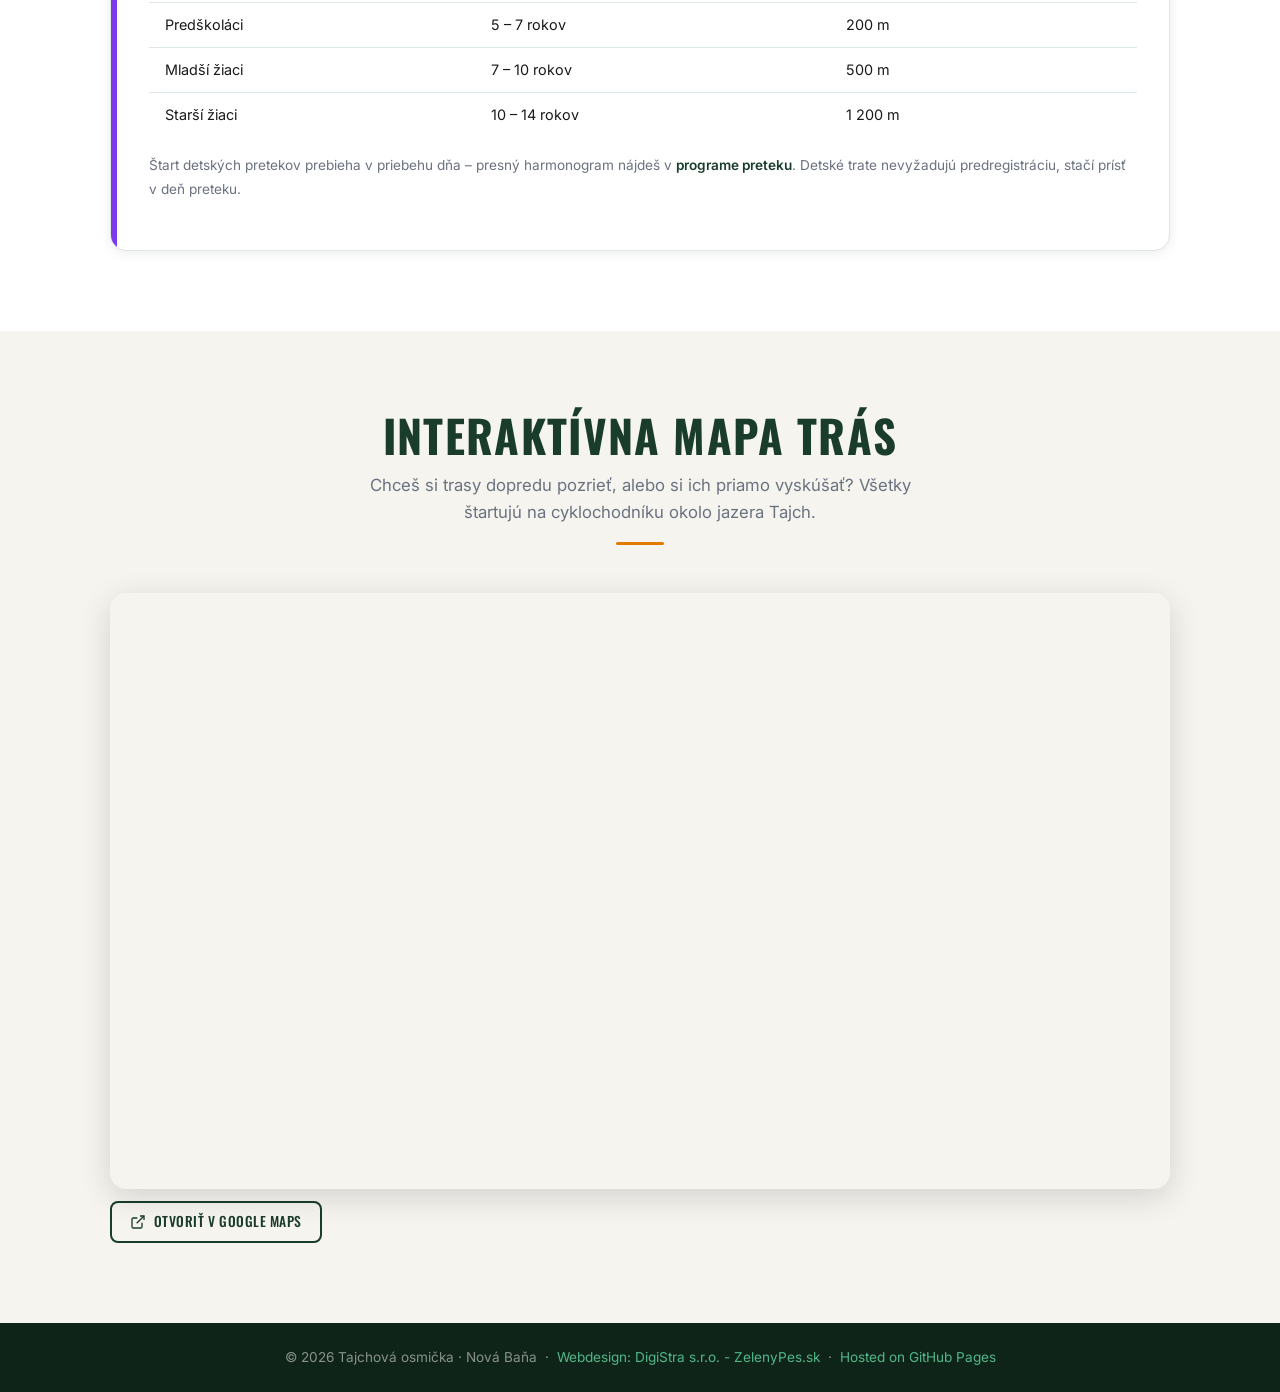
<file: trasy.html>
<!DOCTYPE html>
<html lang="sk">
<head>
  <meta charset="UTF-8">
  <meta name="viewport" content="width=device-width, initial-scale=1.0">
  <meta name="description" content="Trasy Tajchovej osmičky – interaktívna mapa a popis trás 21 km, 8 km, 5,52 km a detské preteky.">
  <title>Trasy – Tajchová osmička</title>
  <link rel="preconnect" href="https://fonts.googleapis.com">
  <link rel="preconnect" href="https://fonts.gstatic.com" crossorigin>
  <link href="https://fonts.googleapis.com/css2?family=Oswald:wght@500;700&family=Inter:wght@400;500;600&display=swap" rel="stylesheet">
  <link rel="stylesheet" href="css/style.css">
  <link rel="icon" type="image/x-icon" href="assets/images/favicon.ico">
</head>
<body>

<!-- ===== NAVIGÁCIA ===== -->
<nav class="nav" role="navigation" aria-label="Hlavná navigácia">
  <div class="nav-inner">
    <a href="index.html" class="nav-logo" aria-label="Tajchová osmička – domov">
      <div class="nav-logo-mark">T8</div>
      <div class="nav-logo-text">Tajchová osmička<span>Nová Baňa</span></div>
    </a>
    <ul class="nav-links" role="list">
      <li><a href="index.html">Domov</a></li>
      <li><a href="trasy.html" class="active">Trasy</a></li>
      <li><a href="program.html">Program</a></li>
      <li><a href="infoservis.html">Infoservis</a></li>
      <li><a href="galeria.html">Galéria</a></li>
      <li><a href="program.html" data-config-href="registration-url" target="_blank" rel="noopener" class="btn btn-primary">Registrovať sa</a></li>
    </ul>
    <button class="nav-hamburger" id="hamburger" aria-label="Menu" aria-expanded="false">
      <span></span><span></span><span></span>
    </button>
  </div>
</nav>
<div class="nav-mobile" id="mobileNav" role="navigation" aria-label="Mobilná navigácia">
  <a href="index.html">Domov</a>
  <a href="trasy.html" class="active">Trasy</a>
  <a href="program.html">Program</a>
  <a href="infoservis.html">Infoservis</a>
  <a href="galeria.html">Galéria</a>
  <a href="program.html" data-config-href="registration-url" target="_blank" rel="noopener" class="btn btn-primary">Registrovať sa</a>
</div>

<!-- ===== PAGE HERO ===== -->
<header class="page-hero" style="background: linear-gradient(to bottom, rgba(26,61,43,.88) 0%, rgba(26,61,43,.65) 55%, rgba(26,61,43,.92) 100%), url('assets/images/page-hero/trasy.jpg') center/cover no-repeat;">
  <div class="container">
    <nav class="breadcrumb" aria-label="Breadcrumb">
      <a href="index.html">Domov</a>
      <span aria-hidden="true">›</span>
      <span aria-current="page">Trasy</span>
    </nav>
    <h1>Trasy preteku</h1>
    <p>Interaktívna mapa a popis všetkých trás. Kliknutím na trasu zobrazíš detail, GPX súbor stiahneš tlačidlom nižšie.</p>
    <div class="page-hero-jumplinks">
      <a href="#trasa-21" class="btn btn-outline btn-sm">21,33 km</a>
      <a href="#trasa-8" class="btn btn-outline btn-sm">8 km</a>
      <a href="#trasa-5" class="btn btn-outline btn-sm">5,52 km</a>
      <a href="#mapa" class="btn btn-outline btn-sm">Interaktívna mapa</a>
    </div>
  </div>
</header>

<!-- ===== POPIS TRÁS ===== -->
<section class="section" aria-labelledby="popis-heading">
  <div class="container">
    <div class="section-header" data-reveal>
      <h2 id="popis-heading">Popis trás</h2>
    </div>

    <div class="trail-detail-cards">

      <!-- 21 km -->
      <article class="trail-detail-card trail-detail-card--with-image" id="trasa-21" data-trail="21" data-reveal>
        <div class="accent-bar" aria-hidden="true"></div>
        <div class="trail-detail-body">
          <div class="trail-detail-header">
            <div>
              <h3>Polmaratónska horská trasa – 21,33 km</h3>
              <div class="trail-tags">
                <span class="tag">Náročná</span>
                <span class="tag">Polmaratón</span>
                <span class="tag">Terén + asfalt</span>
                <span class="tag">3 občerstv. stanice</span>
              </div>
            </div>
            <div class="trail-stats">
              <div class="trail-stat-item">
                <span class="trail-stat-value">21,33</span>
                <span class="trail-stat-label">km</span>
              </div>
              <div class="trail-stat-item">
                <span class="trail-stat-value">+759 m</span>
                <span class="trail-stat-label">stúpanie</span>
              </div>
              <div class="trail-stat-item">
                <span class="trail-stat-value">315–640</span>
                <span class="trail-stat-label">m n.m.</span>
              </div>
            </div>
          </div>
          <p>Terén, trochu asfalt a hlavne veľa stúpaní (759 m) a klesaní (726 m). Štart na cyklochodníku, okolo jazera Tajch a potom smer Zvonička, Háj, Kostivrch, Fanadýb a znovu Tajch.</p>
          <p>Trasa začína vo výške cca 315 m n.m. V najvyššom bode sa dostaneš na cca 640 m n.m., znovu klesneš a opäť nastúpaš na cca 630 m. Trať je zvlnená, takže si užiješ stúpania aj klesania a samozrejme aj krátke rovinky. Na trase sú 3 občerstvovacie stanice.</p>
          <div class="trail-elevation">
            <span class="trail-elevation-label">Výškový profil trasy</span>
            <img src="assets/images/trails/T8-vyskovy-profil-trasa-21km.jpg" alt="Výškový profil trasy 21,33 km">
          </div>
          <div style="display:flex;gap:.75rem;flex-wrap:wrap;">
            <a href="assets/gpx/trasa-21km.gpx" download class="btn btn-outline-dark btn-sm">
              <svg width="16" height="16" viewBox="0 0 24 24" fill="none" stroke="currentColor" stroke-width="2" aria-hidden="true"><path d="M21 15v4a2 2 0 0 1-2 2H5a2 2 0 0 1-2-2v-4"/><polyline points="7 10 12 15 17 10"/><line x1="12" y1="15" x2="12" y2="3"/></svg>
              Stiahnuť GPX
            </a>
          </div>
        </div>
        <div class="trail-detail-image" style="background-image:url('assets/images/trails/trasa-21.jpg')">
          <span class="trail-card-image-placeholder">Mapa trasy 21,33 km</span>
        </div>
      </article>

      <!-- 8 km -->
      <article class="trail-detail-card trail-detail-card--with-image" id="trasa-8" data-trail="8" data-reveal>
        <div class="accent-bar" aria-hidden="true"></div>
        <div class="trail-detail-body">
          <div class="trail-detail-header">
            <div>
              <h3>Dlhá trasa – 8 km</h3>
              <div class="trail-tags">
                <span class="tag">Mierne náročná</span>
                <span class="tag">Asfalt + terén</span>
                <span class="tag">2 občerstv. stanice</span>
              </div>
            </div>
            <div class="trail-stats">
              <div class="trail-stat-item">
                <span class="trail-stat-value">8</span>
                <span class="trail-stat-label">km</span>
              </div>
              <div class="trail-stat-item">
                <span class="trail-stat-value">+245 m</span>
                <span class="trail-stat-label">stúpanie</span>
              </div>
              <div class="trail-stat-item">
                <span class="trail-stat-value">315–551</span>
                <span class="trail-stat-label">m n.m.</span>
              </div>
            </div>
          </div>
          <p>Štart na cyklochodníku, okolo jazera Tajch a smer Ferjancov Rígel (1. občerstvovačka) – Štepnica – Fanadýb (2. občerstvovačka) a späť na cyklochodník Tajch.</p>
          <p>Trasa začína vo výške cca 315 m n.m., v najvyššom bode sa dostaneš na cca 551 m n.m. Povrch je kombinácia asfaltu a terénu. Na trase sú 2 občerstvovacie stanice.</p>
          <div class="trail-elevation">
            <span class="trail-elevation-label">Výškový profil trasy</span>
            <img src="assets/images/trails/T8-vyskovy-profil-trasa-8km.jpg" alt="Výškový profil trasy 8 km">
          </div>
          <div style="display:flex;gap:.75rem;flex-wrap:wrap;">
            <a href="assets/gpx/trasa-8km.gpx" download class="btn btn-outline-dark btn-sm">
              <svg width="16" height="16" viewBox="0 0 24 24" fill="none" stroke="currentColor" stroke-width="2" aria-hidden="true"><path d="M21 15v4a2 2 0 0 1-2 2H5a2 2 0 0 1-2-2v-4"/><polyline points="7 10 12 15 17 10"/><line x1="12" y1="15" x2="12" y2="3"/></svg>
              Stiahnuť GPX
            </a>
          </div>
        </div>
        <div class="trail-detail-image" style="background-image:url('assets/images/trails/trasa-8.jpg')">
          <span class="trail-card-image-placeholder">Mapa trasy 8 km</span>
        </div>
      </article>

      <!-- 5,52 km -->
      <article class="trail-detail-card trail-detail-card--with-image" id="trasa-5" data-trail="5" data-reveal>
        <div class="accent-bar" aria-hidden="true"></div>
        <div class="trail-detail-body">
          <div class="trail-detail-header">
            <div>
              <h3>Krátka trasa – 5,52 km</h3>
              <div class="trail-tags">
                <span class="tag">Ľahšia</span>
                <span class="tag">Asfalt + terén</span>
                <span class="tag">Bez občerstvenia</span>
                <span class="tag">Rodiny</span>
              </div>
            </div>
            <div class="trail-stats">
              <div class="trail-stat-item">
                <span class="trail-stat-value">5,52</span>
                <span class="trail-stat-label">km</span>
              </div>
              <div class="trail-stat-item">
                <span class="trail-stat-value">+137 m</span>
                <span class="trail-stat-label">stúpanie</span>
              </div>
              <div class="trail-stat-item">
                <span class="trail-stat-value">315–414</span>
                <span class="trail-stat-label">m n.m.</span>
              </div>
            </div>
          </div>
          <p>Štart na cyklochodníku, okolo jazera Tajch a smer Kozákova dolina – rampa, smer Pelúchova cesta, Kolibská cesta – Štálanská zvonička a späť na cyklochodník Tajch.</p>
          <p>Trasa začína vo výške cca 315 m n.m., v najvyššom bode sa dostaneš na cca 414 m n.m. Povrch je kombinácia asfaltu a terénu. Krátka trasa je bez občerstvenia.</p>
          <div class="trail-elevation">
            <span class="trail-elevation-label">Výškový profil trasy</span>
            <img src="assets/images/trails/T8-vyskovy-profil-trasa-5km.jpg" alt="Výškový profil trasy 5,52 km">
          </div>
          <div style="display:flex;gap:.75rem;flex-wrap:wrap;">
            <a href="assets/gpx/trasa-5km.gpx" download class="btn btn-outline-dark btn-sm">
              <svg width="16" height="16" viewBox="0 0 24 24" fill="none" stroke="currentColor" stroke-width="2" aria-hidden="true"><path d="M21 15v4a2 2 0 0 1-2 2H5a2 2 0 0 1-2-2v-4"/><polyline points="7 10 12 15 17 10"/><line x1="12" y1="15" x2="12" y2="3"/></svg>
              Stiahnuť GPX
            </a>
          </div>
        </div>
        <div class="trail-detail-image" style="background-image:url('assets/images/trails/trasa-5.jpg')">
          <span class="trail-card-image-placeholder">Mapa trasy 5,52 km</span>
        </div>
      </article>

      <!-- Detské trate -->
      <article class="trail-detail-card trail-card-kids" id="detske" data-trail="kid" data-reveal>
        <div class="accent-bar" aria-hidden="true"></div>
        <div class="trail-detail-body">
          <div class="trail-detail-header">
            <div>
              <h3>Detské trate</h3>
              <div class="trail-tags">
                <span class="tag">Deti</span>
                <span class="tag">100 m – 1 200 m</span>
                <span class="tag">Zadarmo</span>
              </div>
            </div>
          </div>
          <p>Všetky mládežnícke kategórie vedú priamo po cyklochodníku okolo jazera Tajch. Každá veková skupina má svoju vzdialenosť, aby si deti mohli bezpečne zasúťažiť a zažiť radosť z pohybu v prírode.</p>
          <table class="kids-table" aria-label="Detské trate podľa veku">
            <thead>
              <tr>
                <th scope="col">Kategória</th>
                <th scope="col">Vek</th>
                <th scope="col">Vzdialenosť</th>
              </tr>
            </thead>
            <tbody>
              <tr><td>Mini bežci</td><td>3 – 5 rokov</td><td>100 m</td></tr>
              <tr><td>Predškoláci</td><td>5 – 7 rokov</td><td>200 m</td></tr>
              <tr><td>Mladší žiaci</td><td>7 – 10 rokov</td><td>500 m</td></tr>
              <tr><td>Starší žiaci</td><td>10 – 14 rokov</td><td>1 200 m</td></tr>
            </tbody>
          </table>
          <p style="margin-top:1rem;font-size:.85rem;color:var(--c-muted);">Štart detských pretekov prebieha v priebehu dňa – presný harmonogram nájdeš v <a href="program.html" style="color:var(--c-forest);font-weight:600;">programe preteku</a>. Detské trate nevyžadujú predregistráciu, stačí prísť v deň preteku.</p>
        </div>
      </article>

    </div>
  </div>
</section>

<!-- ===== MAPA ===== -->
<section class="section section--cream" id="mapa" aria-labelledby="mapa-heading">
  <div class="container">
    <div class="section-header" data-reveal>
      <h2 id="mapa-heading">Interaktívna mapa trás</h2>
      <p>Chceš si trasy dopredu pozrieť, alebo si ich priamo vyskúšať? Všetky štartujú na cyklochodníku okolo jazera Tajch.</p>
    </div>

    <div class="map-iframe-wrapper" data-reveal>
      <iframe
        src="https://www.google.com/maps/d/embed?mid=1mOR71aq7PgAG56HkLxVFzHMjWe_5GT4&ehbc=2E312F"
        title="Mapa trás Tajchovej osmičky – všetky trasy"
        allowfullscreen
        loading="lazy"
        referrerpolicy="no-referrer-when-downgrade">
      </iframe>
    </div>

    <div class="map-actions">
      <a href="https://www.google.com/maps/d/viewer?mid=1mOR71aq7PgAG56HkLxVFzHMjWe_5GT4"
         target="_blank" rel="noopener" class="btn btn-outline-dark btn-sm">
        <svg width="16" height="16" viewBox="0 0 24 24" fill="none" stroke="currentColor" stroke-width="2" aria-hidden="true"><path d="M18 13v6a2 2 0 0 1-2 2H5a2 2 0 0 1-2-2V8a2 2 0 0 1 2-2h6"/><polyline points="15 3 21 3 21 9"/><line x1="10" y1="14" x2="21" y2="3"/></svg>
        Otvoriť v Google Maps
      </a>
    </div>
  </div>
</section>

<!-- ===== FOOTER ===== -->
<footer class="footer">
  <div class="container">
    <p>© 2026 Tajchová osmička · Nová Baňa &nbsp;·&nbsp; <a href="https://zelenypes.sk/" target="_blank" rel="noopener">Webdesign: DigiStra s.r.o. - ZelenyPes.sk</a> &nbsp;·&nbsp;
      <a href="https://pages.github.com" target="_blank" rel="noopener">Hosted on GitHub Pages</a>
    </p>
  </div>
</footer>

<script src="js/site-config.js"></script>
<script src="js/main.js"></script>
</body>
</html>
</file>
<file: css/style.css>
/* =========================================
   TAJCHOVÁ OSMIČKA — style.css
   ========================================= */

/* === RESET & BASE === */
*, *::before, *::after { box-sizing: border-box; margin: 0; padding: 0; }

:root {
  --c-forest:  #1A3D2B;
  --c-green:   #2D6A4F;
  --c-lime:    #52B788;
  --c-orange:  #E07B00;
  --c-orange-h:#C86E00;
  --c-blue:    #1760A5;
  --c-cream:   #F5F4EF;
  --c-white:   #FFFFFF;
  --c-text:    #1A1A1A;
  --c-muted:   #6B7280;
  --c-border:  #DDE8E2;

  --font-h: 'Oswald', sans-serif;
  --font-b: 'Inter', sans-serif;

  --r:        8px;
  --r-lg:     16px;
  --shadow:   0 2px 12px rgba(0,0,0,.08);
  --shadow-md:0 4px 20px rgba(0,0,0,.10);
  --shadow-lg:0 8px 32px rgba(0,0,0,.14);
  --max-w:    1100px;
  --nav-h:    64px;

  /* trail colors */
  --t-21:  #B8860B;
  --t-8:   #D7263D;
  --t-5:   #1760A5;
  --t-kid: #7C3AED;
}

html { scroll-behavior: smooth; font-size: 16px; }

body {
  font-family: var(--font-b);
  color: var(--c-text);
  background: var(--c-white);
  line-height: 1.6;
  -webkit-font-smoothing: antialiased;
}

img { max-width: 100%; display: block; }
a { color: inherit; text-decoration: none; }
ul { list-style: none; }

/* === UTILITIES === */
.container {
  max-width: var(--max-w);
  margin: 0 auto;
  padding: 0 1.25rem;
}

.section { padding: 80px 0; }
.section--cream { background: var(--c-cream); }
.section--forest { background: var(--c-forest); color: var(--c-white); }

.section-header {
  text-align: center;
  margin-bottom: 3rem;
}
.section-header h2 {
  font-family: var(--font-h);
  font-size: clamp(1.8rem, 4vw, 2.8rem);
  font-weight: 700;
  text-transform: uppercase;
  letter-spacing: .03em;
  color: var(--c-forest);
  line-height: 1.1;
}
.section--forest .section-header h2 { color: var(--c-white); }
.section-header p {
  margin-top: .75rem;
  color: var(--c-muted);
  font-size: 1.05rem;
  max-width: 560px;
  margin-left: auto;
  margin-right: auto;
}
.section--forest .section-header p { color: rgba(255,255,255,.7); }

.section-header::after {
  content: '';
  display: block;
  width: 48px;
  height: 3px;
  background: var(--c-orange);
  margin: 1rem auto 0;
  border-radius: 2px;
}

/* === BUTTONS === */
.btn {
  display: inline-flex;
  align-items: center;
  gap: .5rem;
  padding: .75rem 1.75rem;
  border-radius: var(--r);
  font-family: var(--font-h);
  font-size: 1rem;
  font-weight: 500;
  letter-spacing: .04em;
  text-transform: uppercase;
  cursor: pointer;
  border: 2px solid transparent;
  transition: all .18s ease;
  white-space: nowrap;
}
.btn-primary {
  background: var(--c-orange);
  color: var(--c-white);
  border-color: var(--c-orange);
}
.btn-primary:hover { background: var(--c-orange-h); border-color: var(--c-orange-h); }

.btn-outline {
  background: transparent;
  color: var(--c-white);
  border-color: rgba(255,255,255,.6);
}
.btn-outline:hover { background: rgba(255,255,255,.12); border-color: var(--c-white); }

.btn-outline-dark {
  background: transparent;
  color: var(--c-forest);
  border-color: var(--c-forest);
}
.btn-outline-dark:hover { background: var(--c-forest); color: var(--c-white); }

.btn-sm { padding: .5rem 1.1rem; font-size: .85rem; }

/* === NAVIGATION === */
.nav {
  position: fixed;
  top: 0; left: 0; right: 0;
  height: var(--nav-h);
  z-index: 1000;
  background: rgba(26,61,43,.96);
  backdrop-filter: blur(10px);
  -webkit-backdrop-filter: blur(10px);
  border-bottom: 1px solid rgba(255,255,255,.08);
  transition: box-shadow .2s;
}
.nav.scrolled { box-shadow: 0 2px 20px rgba(0,0,0,.3); }

.nav-inner {
  max-width: var(--max-w);
  margin: 0 auto;
  padding: 0 1.25rem;
  height: 100%;
  display: flex;
  align-items: center;
  justify-content: space-between;
  gap: 1rem;
}

.nav-logo {
  display: flex;
  align-items: center;
  gap: .6rem;
  text-decoration: none;
}
.nav-logo-mark {
  width: 36px; height: 36px;
  background: var(--c-orange);
  border-radius: 50%;
  display: flex; align-items: center; justify-content: center;
  font-family: var(--font-h);
  font-weight: 700;
  font-size: .9rem;
  color: var(--c-white);
  letter-spacing: -.02em;
  flex-shrink: 0;
}
.nav-logo-text {
  font-family: var(--font-h);
  font-weight: 700;
  font-size: 1.05rem;
  text-transform: uppercase;
  letter-spacing: .06em;
  color: var(--c-white);
  line-height: 1.2;
}
.nav-logo-text span { display: block; font-size: .65rem; font-weight: 400; color: rgba(255,255,255,.6); letter-spacing: .1em; }

.nav-links {
  display: flex;
  align-items: center;
  gap: .25rem;
}
.nav-links a {
  font-family: var(--font-h);
  font-size: .9rem;
  font-weight: 500;
  letter-spacing: .04em;
  text-transform: uppercase;
  color: rgba(255,255,255,.8);
  padding: .4rem .7rem;
  border-radius: 6px;
  transition: color .15s, background .15s;
}
.nav-links a:hover { color: var(--c-white); background: rgba(255,255,255,.08); }
.nav-links a.active { color: var(--c-orange); }
.nav-links .btn-primary { margin-left: .5rem; padding: .45rem 1.1rem; font-size: .85rem; }

.nav-hamburger {
  display: none;
  flex-direction: column;
  gap: 5px;
  cursor: pointer;
  padding: .4rem;
  background: none;
  border: none;
}
.nav-hamburger span {
  display: block;
  width: 24px; height: 2px;
  background: var(--c-white);
  border-radius: 2px;
  transition: all .25s;
}
.nav-hamburger.open span:nth-child(1) { transform: rotate(45deg) translate(5px, 5px); }
.nav-hamburger.open span:nth-child(2) { opacity: 0; }
.nav-hamburger.open span:nth-child(3) { transform: rotate(-45deg) translate(5px, -5px); }

/* Mobile nav */
.nav-mobile {
  display: none;
  position: fixed;
  top: var(--nav-h); left: 0; right: 0;
  background: var(--c-forest);
  padding: 1rem 1.25rem 1.5rem;
  z-index: 999;
  border-bottom: 1px solid rgba(255,255,255,.1);
  box-shadow: 0 8px 24px rgba(0,0,0,.3);
}
.nav-mobile.open { display: block; }
.nav-mobile a {
  display: block;
  font-family: var(--font-h);
  font-size: 1.1rem;
  font-weight: 500;
  letter-spacing: .04em;
  text-transform: uppercase;
  color: rgba(255,255,255,.85);
  padding: .8rem 0;
  border-bottom: 1px solid rgba(255,255,255,.08);
  transition: color .15s;
}
.nav-mobile a:last-child { border-bottom: none; }
.nav-mobile a.active { color: var(--c-orange); }
.nav-mobile .btn-primary { display: block; text-align: center; margin-top: 1rem; border-bottom: none; }

/* === HERO === */
.hero {
  min-height: 100vh;
  position: relative;
  display: flex;
  flex-direction: column;
  justify-content: center;
  align-items: center;
  text-align: center;
  padding: calc(var(--nav-h) + 3rem) 1.25rem 8rem;
  background:
    linear-gradient(to bottom, rgba(26,61,43,.88) 0%, rgba(26,61,43,.65) 55%, rgba(26,61,43,.92) 100%),
    url('../assets/images/hero-bg.jpg') center/cover no-repeat;
  background-color: var(--c-forest);
  overflow: hidden;
}

.hero-badge {
  display: inline-block;
  background: rgba(255,255,255,.12);
  border: 1px solid rgba(255,255,255,.25);
  color: rgba(255,255,255,.9);
  font-family: var(--font-h);
  font-size: .8rem;
  font-weight: 500;
  letter-spacing: .12em;
  text-transform: uppercase;
  padding: .35rem .9rem;
  border-radius: 100px;
  margin-bottom: 1.25rem;
}

.hero h1 {
  font-family: var(--font-h);
  font-weight: 700;
  font-size: clamp(3rem, 10vw, 6.5rem);
  text-transform: uppercase;
  letter-spacing: .04em;
  color: var(--c-white);
  line-height: .95;
  margin-bottom: 1rem;
}
.hero h1 em {
  display: block;
  font-style: normal;
  color: var(--c-orange);
}

.hero-subtitle {
  font-size: clamp(1rem, 2.5vw, 1.25rem);
  color: rgba(255,255,255,.8);
  margin-bottom: 2rem;
  letter-spacing: .05em;
  font-weight: 500;
}

.hero-cta { display: flex; gap: 1rem; flex-wrap: wrap; justify-content: center; }

.hero-mountains {
  position: absolute;
  bottom: -1px; left: 0; right: 0;
  line-height: 0;
}
.hero-mountains svg { width: 100%; }

/* === STATS BAR === */
.stats-bar {
  background: var(--c-green);
  color: var(--c-white);
  padding: 1.5rem 0;
}
.stats-bar .container {
  display: flex;
  justify-content: center;
  gap: 3rem;
  flex-wrap: wrap;
}
.stat {
  text-align: center;
}
.stat-value {
  font-family: var(--font-h);
  font-size: 2rem;
  font-weight: 700;
  color: var(--c-orange);
  line-height: 1;
}
.stat-label {
  font-size: .8rem;
  letter-spacing: .08em;
  text-transform: uppercase;
  color: rgba(255,255,255,.7);
  margin-top: .2rem;
}

/* === ABOUT === */
.about-grid {
  display: grid;
  grid-template-columns: 1fr 1fr;
  gap: 4rem;
  align-items: stretch;
}
.about-text h2 {
  font-family: var(--font-h);
  font-size: clamp(1.6rem, 3vw, 2.4rem);
  font-weight: 700;
  text-transform: uppercase;
  color: var(--c-forest);
  margin-bottom: 1rem;
}
.about-text p { color: var(--c-muted); line-height: 1.8; margin-bottom: 1rem; }
.about-text p:last-of-type { margin-bottom: 1.5rem; }
.about-text ul { margin: 0 0 1.5rem 1.25rem; list-style: disc; }
.about-text li { color: var(--c-muted); line-height: 1.7; margin-bottom: .5rem; }
.about-text li strong { color: var(--c-text); }
.about-image {
  border-radius: var(--r-lg);
  overflow: hidden;
  min-height: 360px;
  background: linear-gradient(135deg, var(--c-green), var(--c-blue));
  display: flex; align-items: center; justify-content: center;
  color: rgba(255,255,255,.4);
  font-family: var(--font-h);
  font-size: 1rem;
  letter-spacing: .1em;
  text-transform: uppercase;
  box-shadow: var(--shadow-lg);
}
.about-image img, .about-image video { width: 100%; height: 100%; object-fit: cover; }

/* === TRAIL CARDS === */
.trail-cards {
  display: grid;
  grid-template-columns: repeat(3, 1fr);
  gap: 1.5rem;
}
.trail-card {
  background: var(--c-white);
  border-radius: var(--r-lg);
  box-shadow: var(--shadow);
  overflow: hidden;
  border: 1px solid var(--c-border);
  transition: transform .2s, box-shadow .2s;
}
.trail-card:hover { transform: translateY(-4px); box-shadow: var(--shadow-lg); }
.trail-card-accent {
  height: 5px;
  background: var(--t-21);
}
.trail-card[data-trail="8"] .trail-card-accent { background: var(--t-8); }
.trail-card[data-trail="5"] .trail-card-accent { background: var(--t-5); }
.trail-card-image {
  position: relative;
  height: 160px;
  background-size: cover;
  background-position: center;
  background-color: var(--c-border);
}
.trail-card-image::before {
  content: '';
  position: absolute;
  inset: 0;
  background: linear-gradient(160deg, rgba(184,134,11,.6), rgba(184,134,11,.2));
}
[data-trail="8"] .trail-card-image::before,
[data-trail="8"] .trail-detail-image::before { background: linear-gradient(160deg, rgba(215,38,61,.6), rgba(215,38,61,.2)); }
[data-trail="5"] .trail-card-image::before,
[data-trail="5"] .trail-detail-image::before { background: linear-gradient(160deg, rgba(23,96,165,.6), rgba(23,96,165,.2)); }
.trail-card-image-placeholder {
  position: relative;
  display: flex;
  align-items: center;
  justify-content: center;
  height: 100%;
  font-family: var(--font-h);
  font-size: .8rem;
  letter-spacing: .08em;
  text-transform: uppercase;
  color: rgba(255,255,255,.85);
  text-align: center;
  padding: 0 1rem;
}
.trail-extra-card {
  display: grid;
  grid-template-columns: 1fr 1fr;
  gap: 2rem;
  margin-top: 1.5rem;
  background: var(--c-white);
  border: 1px solid var(--c-border);
  border-radius: var(--r-lg);
  box-shadow: var(--shadow);
  padding: 2rem;
}
.trail-extra-item { position: relative; }
.trail-extra-item:first-child::after {
  content: '';
  position: absolute;
  top: 0; bottom: 0; right: -1rem;
  width: 1px;
  background: var(--c-border);
}
.trail-extra-item h3 {
  font-family: var(--font-h);
  font-size: 1.1rem;
  font-weight: 700;
  text-transform: uppercase;
  letter-spacing: .03em;
  color: var(--c-forest);
  margin-bottom: .5rem;
}
.trail-extra-item p { color: var(--c-muted); line-height: 1.6; font-size: .95rem; margin-bottom: 1rem; }
.trail-detail-image {
  position: relative;
  height: 100%;
  min-height: 180px;
  background-size: cover;
  background-position: center;
  background-color: var(--c-border);
}
.trail-detail-image::before {
  content: '';
  position: absolute;
  inset: 0;
  background: linear-gradient(160deg, rgba(184,134,11,.6), rgba(184,134,11,.2));
}
.trail-card-body { padding: 1.5rem; }
.trail-card h3 {
  font-family: var(--font-h);
  font-size: 1.3rem;
  font-weight: 700;
  text-transform: uppercase;
  color: var(--t-21);
  margin-bottom: .75rem;
}
.trail-card[data-trail="8"] h3 { color: var(--t-8); }
.trail-card[data-trail="5"] h3 { color: var(--t-5); }
.trail-meta {
  display: flex;
  gap: 1rem;
  margin-bottom: 1rem;
}
.trail-meta-item {
  display: flex;
  align-items: center;
  gap: .3rem;
  font-size: .85rem;
  font-weight: 600;
  color: var(--c-forest);
}
.trail-meta-item svg { width: 16px; height: 16px; color: var(--c-muted); }
.trail-card p { font-size: .9rem; color: var(--c-muted); line-height: 1.6; margin-bottom: 1.25rem; }
.trail-card a.btn { width: 100%; justify-content: center; font-size: .85rem; }
.trail-card-kids {
  background: var(--c-white);
  border-radius: var(--r-lg);
  box-shadow: var(--shadow);
  overflow: hidden;
  border: 1px solid var(--c-border);
  padding: 0;
}
.trail-card-kids .trail-card-accent { background: var(--t-kid); }
.trail-card-kids .trail-card-body { padding: 1.5rem; }

/* === UPCOMING === */
.upcoming-box {
  background: var(--c-orange);
  color: var(--c-white);
  border-radius: var(--r-lg);
  padding: 3rem;
  display: grid;
  grid-template-columns: 1fr auto;
  align-items: center;
  gap: 2rem;
}
.upcoming-box h2 {
  font-family: var(--font-h);
  font-size: clamp(1.6rem, 3vw, 2.4rem);
  font-weight: 700;
  text-transform: uppercase;
  margin-bottom: .5rem;
}
.upcoming-box p { font-size: 1rem; opacity: .9; margin-bottom: 1.25rem; }
.upcoming-box .btn-outline { border-color: rgba(255,255,255,.7); }
.upcoming-box .btn-outline:hover { background: rgba(255,255,255,.2); }
.upcoming-date {
  text-align: center;
  background: rgba(0,0,0,.15);
  border-radius: var(--r);
  padding: 1.25rem 1.75rem;
  flex-shrink: 0;
}
.upcoming-date .day {
  font-family: var(--font-h);
  font-size: 3.5rem;
  font-weight: 700;
  line-height: 1;
  display: block;
}
.upcoming-date .month-year {
  font-size: .85rem;
  letter-spacing: .1em;
  text-transform: uppercase;
  opacity: .85;
}

/* === PARTNERS === */
.sponsor-main-wrap { margin-bottom: 2rem; }
.sponsor-main-wrap[hidden] { display: none; }
.sponsor-main {
  display: flex;
  align-items: center;
  justify-content: center;
  background: var(--c-white);
  border: 1px solid var(--c-border);
  border-radius: var(--r-lg);
  box-shadow: var(--shadow);
  padding: 2.5rem;
  transition: transform .2s ease, box-shadow .2s ease;
}
.sponsor-main:hover { transform: translateY(-2px); box-shadow: var(--shadow-md); }
.sponsor-main img { max-height: 120px; max-width: 100%; object-fit: contain; }
.sponsor-main-placeholder {
  font-family: var(--font-h);
  font-size: 1.1rem;
  letter-spacing: .08em;
  text-transform: uppercase;
  color: var(--c-muted);
}
.partners-grid {
  display: grid;
  grid-template-columns: repeat(auto-fit, minmax(140px, 1fr));
  gap: 1rem;
}
.partner-card {
  display: flex;
  align-items: center;
  justify-content: center;
  height: 100px;
  padding: 1rem;
  background: var(--c-white);
  border: 1px solid var(--c-border);
  border-radius: var(--r);
  transition: transform .2s ease, box-shadow .2s ease;
}
.partner-card:hover { transform: translateY(-2px); box-shadow: var(--shadow-md); }
.partner-card img { max-width: 100%; max-height: 100%; object-fit: contain; }
.partner-card-placeholder {
  font-family: var(--font-h);
  font-size: .75rem;
  letter-spacing: .08em;
  text-transform: uppercase;
  color: var(--c-muted);
  text-align: center;
}

/* === CONTACT === */
.contact-grid {
  display: grid;
  grid-template-columns: 1fr 1fr;
  gap: 3rem;
  align-items: start;
}
.contact-info h3 {
  font-family: var(--font-h);
  font-size: 1.4rem;
  font-weight: 700;
  text-transform: uppercase;
  color: var(--c-white);
  margin-bottom: 1rem;
}
.contact-info p { color: rgba(255,255,255,.75); line-height: 1.8; margin-bottom: 1rem; }
.contact-item {
  display: flex;
  align-items: flex-start;
  gap: .75rem;
  margin-bottom: .75rem;
  color: rgba(255,255,255,.8);
  font-size: .95rem;
}
.contact-item svg { width: 18px; height: 18px; flex-shrink: 0; margin-top: .15rem; color: var(--c-orange); }
.partners h3 {
  font-family: var(--font-h);
  font-size: 1.4rem;
  font-weight: 700;
  text-transform: uppercase;
  color: var(--c-white);
  margin-bottom: 1rem;
}
.org-detail--with-logo { display: flex; align-items: center; justify-content: space-between; gap: 1rem; }
.org-town-logo { flex-shrink: 0; display: flex; align-items: center; justify-content: center; }
.org-town-logo img { max-height: 48px; max-width: 100px; object-fit: contain; }
.org-details { display: flex; flex-direction: column; gap: .75rem; }
.org-detail {
  background: rgba(255,255,255,.06);
  border: 1px solid rgba(255,255,255,.1);
  border-radius: var(--r);
  padding: .75rem 1rem;
}
.org-detail dt {
  font-family: var(--font-h);
  font-size: .75rem;
  font-weight: 600;
  text-transform: uppercase;
  letter-spacing: .06em;
  color: var(--c-lime);
  margin-bottom: .25rem;
}
.org-detail dd { color: rgba(255,255,255,.85); font-size: .9rem; line-height: 1.5; margin: 0; }
.org-detail dd + dd { margin-top: .15rem; }

/* === FOOTER === */
.footer {
  background: #0F2419;
  color: rgba(255,255,255,.5);
  padding: 1.5rem 0;
  text-align: center;
  font-size: .85rem;
}
.footer a { color: var(--c-lime); }
.footer a:hover { color: var(--c-white); }

/* =========================================
   PAGE HERO (inner pages)
   ========================================= */
.page-hero {
  padding: calc(var(--nav-h) + 3rem) 0 3rem;
  background: linear-gradient(135deg, var(--c-forest) 0%, var(--c-green) 100%);
  color: var(--c-white);
  text-align: center;
}
.page-hero h1 {
  font-family: var(--font-h);
  font-size: clamp(2rem, 5vw, 3.5rem);
  font-weight: 700;
  text-transform: uppercase;
  letter-spacing: .04em;
  line-height: 1.1;
}
.page-hero p {
  margin-top: .75rem;
  color: rgba(255,255,255,.75);
  font-size: 1.05rem;
  max-width: 540px;
  margin-left: auto;
  margin-right: auto;
}
.page-hero-jumplinks {
  display: flex;
  justify-content: center;
  gap: .6rem;
  flex-wrap: wrap;
  margin-top: 1.25rem;
}
.breadcrumb {
  display: flex;
  align-items: center;
  justify-content: center;
  gap: .5rem;
  margin-bottom: 1rem;
  font-size: .8rem;
  color: rgba(255,255,255,.5);
  letter-spacing: .06em;
  text-transform: uppercase;
}
.breadcrumb a { color: rgba(255,255,255,.6); }
.breadcrumb a:hover { color: var(--c-white); }

/* =========================================
   TRASY PAGE
   ========================================= */
.map-iframe-wrapper {
  position: relative;
  width: 100%;
  aspect-ratio: 16 / 9;
  border-radius: var(--r-lg);
  overflow: hidden;
  box-shadow: var(--shadow-lg);
  background: var(--c-cream);
}
.map-iframe-wrapper iframe {
  position: absolute;
  inset: 0;
  width: 100%;
  height: 100%;
  border: 0;
}
.map-tabs {
  display: flex;
  gap: .5rem;
  margin-bottom: .75rem;
}
.map-tab {
  font-family: var(--font-h);
  font-size: .95rem;
  font-weight: 500;
  letter-spacing: .05em;
  text-transform: uppercase;
  padding: .55rem 1.4rem;
  border-radius: var(--r);
  border: 2px solid var(--c-border);
  background: var(--c-white);
  color: var(--c-muted);
  cursor: pointer;
  transition: all .15s;
}
.map-tab:hover { border-color: var(--c-green); color: var(--c-forest); }
.map-tab.active {
  background: var(--c-forest);
  border-color: var(--c-forest);
  color: var(--c-white);
}

.map-iframe-wrapper { position: relative; }

.map-tab-label {
  position: absolute;
  top: .75rem;
  right: .75rem;
  z-index: 1;
  background: rgba(26,61,43,.88);
  color: var(--c-white);
  font-family: var(--font-h);
  font-size: .8rem;
  font-weight: 500;
  letter-spacing: .05em;
  padding: .3rem .75rem;
  border-radius: 100px;
  pointer-events: none;
}

.map-actions {
  margin-top: .75rem;
  display: flex;
  gap: .75rem;
}

.trail-detail-cards { display: flex; flex-direction: column; gap: 2rem; }
.trail-detail-card {
  background: var(--c-white);
  border-radius: var(--r-lg);
  box-shadow: var(--shadow);
  overflow: hidden;
  border: 1px solid var(--c-border);
  display: grid;
  grid-template-columns: 6px 1fr;
}
.trail-detail-card .accent-bar { background: var(--t-21); grid-row: 1 / -1; }
.trail-detail-card[data-trail="8"] .accent-bar { background: var(--t-8); }
.trail-detail-card[data-trail="5"] .accent-bar { background: var(--t-5); }
.trail-detail-card[data-trail="kid"] .accent-bar { background: var(--t-kid); }
.trail-detail-card[data-trail="8"] .trail-detail-header h3 { color: var(--t-8); }
.trail-detail-card[data-trail="5"] .trail-detail-header h3 { color: var(--t-5); }
.trail-detail-card[data-trail="kid"] .trail-detail-header h3 { color: var(--t-kid); }
.trail-detail-card--with-image { grid-template-columns: 6px 1fr 280px; }
.trail-detail-body { padding: 1.75rem 2rem; }
.trail-detail-header {
  display: flex;
  align-items: flex-start;
  justify-content: space-between;
  gap: 1rem;
  margin-bottom: 1rem;
  flex-wrap: wrap;
}
.trail-detail-header h3 {
  font-family: var(--font-h);
  font-size: 1.6rem;
  font-weight: 700;
  text-transform: uppercase;
  color: var(--t-21);
}
.trail-stats {
  display: flex;
  gap: 1.5rem;
  flex-wrap: wrap;
}
.trail-stat-item {
  text-align: center;
}
.trail-stat-value {
  font-family: var(--font-h);
  font-size: 1.4rem;
  font-weight: 700;
  color: var(--c-forest);
  display: block;
}
.trail-stat-label {
  font-size: .75rem;
  letter-spacing: .07em;
  text-transform: uppercase;
  color: var(--c-muted);
}
.trail-detail-body p { color: var(--c-muted); line-height: 1.8; margin-bottom: 1.25rem; }
.trail-elevation { margin-bottom: 1.25rem; }
.trail-elevation-label {
  display: block;
  font-family: var(--font-h);
  font-size: .75rem;
  font-weight: 600;
  text-transform: uppercase;
  letter-spacing: .06em;
  color: var(--c-muted);
  margin-bottom: .4rem;
}
.trail-elevation img {
  width: 100%;
  display: block;
  border-radius: var(--r);
  border: 1px solid var(--c-border);
}
.trail-tags {
  display: flex;
  flex-wrap: wrap;
  gap: .5rem;
  margin-bottom: 1.25rem;
}
.tag {
  background: var(--c-cream);
  color: var(--c-forest);
  font-size: .78rem;
  font-weight: 600;
  letter-spacing: .04em;
  padding: .25rem .7rem;
  border-radius: 100px;
  border: 1px solid var(--c-border);
}

/* Kids table */
.kids-table {
  width: 100%;
  border-collapse: collapse;
  font-size: .9rem;
}
.kids-table th {
  text-align: left;
  padding: .6rem 1rem;
  background: var(--c-cream);
  font-family: var(--font-h);
  font-weight: 500;
  letter-spacing: .04em;
  text-transform: uppercase;
  font-size: .8rem;
  color: var(--c-forest);
  border-bottom: 2px solid var(--c-border);
}
.kids-table td {
  padding: .65rem 1rem;
  border-bottom: 1px solid var(--c-border);
  color: var(--c-text);
}
.kids-table tr:last-child td { border-bottom: none; }
.kids-table tr:hover td { background: var(--c-cream); }

/* =========================================
   PROGRAM PAGE
   ========================================= */
.program-header-box {
  background: var(--c-white);
  border-radius: var(--r-lg);
  box-shadow: var(--shadow-lg);
  overflow: hidden;
  border: 1px solid var(--c-border);
  display: grid;
  grid-template-columns: 1fr 1fr;
  align-items: stretch;
}
.program-poster {
  background: var(--c-cream);
  min-height: 320px;
  display: flex;
  align-items: center;
  justify-content: center;
  color: rgba(255,255,255,.3);
  font-family: var(--font-h);
  text-transform: uppercase;
  letter-spacing: .1em;
  font-size: .9rem;
  position: relative;
  overflow: hidden;
  padding: 1.5rem;
}
.program-poster img { width: auto; height: auto; max-width: calc(100% - 2rem); max-height: calc(100% - 2rem); object-fit: contain; position: relative; border-radius: 4px; box-shadow: 0 2px 12px rgba(0,0,0,.18); }
.program-info { padding: 2rem; }
.program-info h2 {
  font-family: var(--font-h);
  font-size: 1.8rem;
  font-weight: 700;
  text-transform: uppercase;
  color: var(--c-forest);
  margin-bottom: .75rem;
}
.program-info p { color: var(--c-muted); line-height: 1.8; margin-bottom: 1.25rem; }
.program-cta { display: flex; gap: .75rem; flex-wrap: wrap; }

.timeline { position: relative; padding-left: 2rem; }
.timeline::before {
  content: '';
  position: absolute;
  left: 0; top: .5rem; bottom: .5rem;
  width: 2px;
  background: var(--c-border);
}
.timeline-item {
  position: relative;
  padding-bottom: 1.75rem;
}
.timeline-item:last-child { padding-bottom: 0; }
.timeline-item::before {
  content: '';
  position: absolute;
  left: -2rem;
  top: .35rem;
  width: 10px; height: 10px;
  border-radius: 50%;
  background: var(--c-orange);
  border: 2px solid var(--c-white);
  box-shadow: 0 0 0 2px var(--c-orange);
  transform: translateX(-4px);
}
.timeline-time {
  font-family: var(--font-h);
  font-size: .85rem;
  font-weight: 500;
  color: var(--c-orange);
  letter-spacing: .06em;
  text-transform: uppercase;
  margin-bottom: .2rem;
}
.timeline-event {
  font-weight: 600;
  color: var(--c-forest);
  margin-bottom: .15rem;
}
.timeline-desc { font-size: .9rem; color: var(--c-muted); }

.downloads-grid {
  display: grid;
  grid-template-columns: repeat(auto-fill, minmax(280px, 1fr));
  gap: 1rem;
}
.download-card {
  display: flex;
  align-items: center;
  gap: 1rem;
  padding: 1rem 1.25rem;
  background: var(--c-white);
  border-radius: var(--r);
  border: 1px solid var(--c-border);
  box-shadow: var(--shadow);
  transition: box-shadow .15s, border-color .15s;
}
.download-card:hover { box-shadow: var(--shadow-md); border-color: var(--c-lime); }
.download-icon {
  width: 44px; height: 44px;
  background: var(--c-cream);
  border-radius: var(--r);
  display: flex; align-items: center; justify-content: center;
  flex-shrink: 0;
}
.download-icon svg { width: 22px; height: 22px; color: var(--c-green); }
.download-card h4 { font-size: .95rem; font-weight: 600; color: var(--c-text); margin-bottom: .15rem; }
.download-card p { font-size: .8rem; color: var(--c-muted); }
.download-card .btn-sm { margin-left: auto; flex-shrink: 0; }

/* =========================================
   INFOSERVIS PAGE
   ========================================= */
.year-tabs {
  display: flex;
  gap: .5rem;
  flex-wrap: wrap;
  margin-bottom: 2.5rem;
}
.year-tab {
  font-family: var(--font-h);
  font-size: .9rem;
  font-weight: 500;
  letter-spacing: .04em;
  text-transform: uppercase;
  padding: .45rem 1rem;
  border-radius: 100px;
  border: 2px solid var(--c-border);
  cursor: pointer;
  transition: all .15s;
  background: var(--c-white);
  color: var(--c-muted);
}
.year-tab:hover { border-color: var(--c-green); color: var(--c-forest); }
.year-tab.active { background: var(--c-forest); border-color: var(--c-forest); color: var(--c-white); }

.year-section { margin-bottom: 3.5rem; }
.year-section-header {
  display: flex;
  align-items: center;
  gap: 1rem;
  margin-bottom: 1.5rem;
  padding-bottom: .75rem;
  border-bottom: 2px solid var(--c-border);
}
.year-badge {
  font-family: var(--font-h);
  font-size: 1.8rem;
  font-weight: 700;
  color: var(--c-forest);
}
.year-info { font-size: .9rem; color: var(--c-muted); }

.result-cards { display: grid; grid-template-columns: repeat(auto-fill, minmax(300px, 1fr)); gap: 1rem; }
.result-card {
  background: var(--c-white);
  border-radius: var(--r);
  border: 1px solid var(--c-border);
  box-shadow: var(--shadow);
  overflow: hidden;
}
.result-card-header {
  padding: .75rem 1rem;
  background: var(--c-cream);
  border-bottom: 1px solid var(--c-border);
  display: flex; align-items: center; gap: .5rem;
}
.result-card-header svg { width: 16px; height: 16px; color: var(--c-orange); }
.result-card-header h4 {
  font-family: var(--font-h);
  font-size: .85rem;
  font-weight: 500;
  letter-spacing: .05em;
  text-transform: uppercase;
  color: var(--c-forest);
}
.result-card-body { padding: 1rem; }
.result-link {
  display: flex;
  align-items: center;
  justify-content: space-between;
  padding: .5rem .75rem;
  border-radius: 6px;
  color: var(--c-text);
  font-size: .9rem;
  transition: background .12s;
  gap: .5rem;
}
.result-link:hover { background: var(--c-cream); color: var(--c-forest); }
.result-link svg { width: 14px; height: 14px; color: var(--c-muted); flex-shrink: 0; }

/* =========================================
   GALÉRIA PAGE
   ========================================= */
.gallery-year-grid {
  display: grid;
  grid-template-columns: repeat(auto-fit, minmax(280px, 1fr));
  gap: 1.5rem;
  max-width: 60%;
  margin: 0 auto;
}
.gallery-year-card {
  position: relative;
  display: block;
  aspect-ratio: 4/3;
  border-radius: var(--r-lg);
  overflow: hidden;
  background: var(--c-forest) center/cover no-repeat;
  box-shadow: var(--shadow);
  transition: transform .2s, box-shadow .2s;
}
.gallery-year-card:hover { transform: translateY(-4px); box-shadow: var(--shadow-lg); }
.gallery-year-card-placeholder {
  position: absolute;
  inset: 0;
  display: flex;
  align-items: center;
  justify-content: center;
  font-family: var(--font-h);
  font-size: .9rem;
  letter-spacing: .08em;
  text-transform: uppercase;
  color: rgba(255,255,255,.35);
}
.gallery-year-card-overlay {
  position: absolute;
  inset: 0;
  background: linear-gradient(to bottom, rgba(26,61,43,0) 40%, rgba(26,61,43,.85) 100%);
  display: flex;
  flex-direction: column;
  align-items: flex-start;
  justify-content: flex-end;
  padding: 1.5rem;
}
.gallery-year-card-title {
  font-family: var(--font-h);
  font-size: 1.4rem;
  font-weight: 700;
  text-transform: uppercase;
  letter-spacing: .03em;
  color: var(--c-white);
}
.gallery-year-card-cta {
  font-family: var(--font-h);
  font-size: .85rem;
  font-weight: 500;
  letter-spacing: .04em;
  color: var(--c-lime);
  margin-top: .35rem;
}

/* =========================================
   RESPONSIVE
   ========================================= */
@media (max-width: 900px) {
  .nav-links { display: none; }
  .nav-hamburger { display: flex; }
  .about-grid { grid-template-columns: 1fr; gap: 2rem; }
  .about-image { order: -1; min-height: 0; height: 260px; }
  .trail-cards { grid-template-columns: 1fr; }
  .trail-extra-card { grid-template-columns: 1fr; gap: 1.5rem; padding: 1.5rem; }
  .trail-extra-item:first-child::after { display: none; }
  .upcoming-box { grid-template-columns: 1fr; text-align: center; }
  .upcoming-date { display: none; }
  .contact-grid { grid-template-columns: 1fr; gap: 2rem; }
  .program-header-box { grid-template-columns: 1fr; }
  .program-poster { min-height: 200px; }
  .trail-detail-card--with-image { grid-template-columns: 6px 1fr; }
  .trail-detail-card--with-image .trail-detail-body { order: 1; }
  .trail-detail-card--with-image .trail-detail-image { order: 2; grid-column: 2; height: 180px; min-height: 0; }
}

@media (max-width: 600px) {
  .section { padding: 52px 0; }
  .stats-bar .container { gap: 1.5rem; }
  .sponsor-main { padding: 1.5rem; }
  .sponsor-main img { max-height: 80px; }
  .trail-detail-body { padding: 1.25rem; }
  .trail-detail-header { flex-direction: column; }
  .result-cards { grid-template-columns: 1fr; }
  .gallery-year-grid { max-width: 100%; }
  .propozicie-table { font-size: .82rem; }
  .propozicie-table th, .propozicie-table td { padding: .65rem .85rem; }
}

/* === LEAFLET overrides === */
.leaflet-container { font-family: var(--font-b); }
.leaflet-popup-content-wrapper {
  border-radius: var(--r) !important;
  box-shadow: var(--shadow-lg) !important;
}
.leaflet-popup-content { margin: .75rem 1rem !important; font-size: .9rem; }

/* =========================================
   ČLÁNKY (articles)
   ========================================= */

/* --- Article teaser cards (clanky.html list) --- */
.article-cards {
  display: grid;
  grid-template-columns: repeat(auto-fill, minmax(280px, 1fr));
  gap: 1.5rem;
}
.article-card {
  background: var(--c-white);
  border-radius: var(--r-lg);
  box-shadow: var(--shadow);
  border: 1px solid var(--c-border);
  overflow: hidden;
  display: flex;
  flex-direction: column;
  transition: transform .2s, box-shadow .2s;
}
.article-card:hover { transform: translateY(-4px); box-shadow: var(--shadow-lg); }
.article-card-image {
  position: relative;
  height: 160px;
  background: linear-gradient(135deg, var(--c-green), var(--c-forest));
  background-size: cover;
  background-position: center;
  display: flex;
  align-items: center;
  justify-content: center;
  color: rgba(255,255,255,.8);
  font-family: var(--font-h);
  font-size: .8rem;
  letter-spacing: .08em;
  text-transform: uppercase;
}
.article-card-body { padding: 1.5rem; display: flex; flex-direction: column; flex: 1; }
.article-card-meta {
  font-size: .8rem;
  color: var(--c-muted);
  letter-spacing: .04em;
  text-transform: uppercase;
  margin-bottom: .5rem;
}
.article-card h3 {
  font-family: var(--font-h);
  font-size: 1.2rem;
  font-weight: 700;
  text-transform: uppercase;
  color: var(--c-forest);
  margin-bottom: .6rem;
  line-height: 1.2;
}
.article-card p { font-size: .9rem; color: var(--c-muted); line-height: 1.6; margin-bottom: 1.25rem; flex: 1; }
.article-card a.btn { width: 100%; justify-content: center; font-size: .85rem; margin-top: auto; }

/* --- Article page --- */
.article-meta-row {
  display: flex;
  align-items: center;
  justify-content: center;
  gap: .75rem;
  flex-wrap: wrap;
  margin-top: 1rem;
  color: rgba(255,255,255,.7);
  font-size: .9rem;
}
.article-container { max-width: 720px; margin: 0 auto; }
.article-image-placeholder {
  aspect-ratio: 16 / 9;
  border-radius: var(--r-lg);
  background: linear-gradient(135deg, var(--c-green), var(--c-forest));
  background-size: cover;
  background-position: center;
  display: flex;
  align-items: center;
  justify-content: center;
  color: rgba(255,255,255,.8);
  font-family: var(--font-h);
  font-size: .9rem;
  letter-spacing: .08em;
  text-transform: uppercase;
  text-align: center;
  padding: 0 1rem;
  margin-bottom: 2rem;
}
.article-image-placeholder--inline { aspect-ratio: 3 / 2; margin: 2rem 0; }
.article-lead {
  font-size: 1.15rem;
  color: var(--c-text);
  line-height: 1.7;
  margin-bottom: 1.5rem;
  font-weight: 500;
}
.article-body h2 {
  font-family: var(--font-h);
  font-size: 1.5rem;
  font-weight: 700;
  text-transform: uppercase;
  letter-spacing: .02em;
  color: var(--c-forest);
  margin: 2rem 0 1rem;
}
.article-body h3 {
  font-family: var(--font-h);
  font-size: 1.15rem;
  font-weight: 700;
  color: var(--c-forest);
  margin: 1.5rem 0 .75rem;
}
.article-body p { color: var(--c-text); line-height: 1.8; margin-bottom: 1.25rem; }
.article-body ul { margin: 0 0 1.25rem 1.25rem; list-style: disc; }
.article-body li { color: var(--c-text); line-height: 1.7; margin-bottom: .5rem; }
.article-body blockquote {
  border-left: 3px solid var(--c-orange);
  padding-left: 1.25rem;
  margin: 1.75rem 0;
  font-style: italic;
  font-size: 1.1rem;
  color: var(--c-forest);
}
.article-credit {
  margin-top: 2rem;
  padding-top: 1.5rem;
  border-top: 1px solid var(--c-border);
  font-size: .85rem;
  color: var(--c-muted);
  line-height: 1.6;
}
.article-back { margin-top: 2.5rem; text-align: center; }

@media (max-width: 600px) {
  .article-cards { grid-template-columns: 1fr; }
}

/* =========================================
   PRICING & CATEGORIES (Program Page)
   ========================================= */
.program-grid-2col {
  display: grid;
  grid-template-columns: 1fr 1fr;
  gap: 2rem;
}
@media (max-width: 700px) {
  .program-grid-2col { grid-template-columns: 1fr; }
}
.pricing-grid {
  display: grid;
  grid-template-columns: repeat(auto-fit, minmax(280px, 1fr));
  gap: 1.5rem;
  margin-top: 2rem;
}
.pricing-card {
  background: var(--c-white);
  border: 1px solid var(--c-border);
  border-radius: var(--r-lg);
  padding: 2.25rem 2rem;
  text-align: center;
  box-shadow: var(--shadow);
  display: flex;
  flex-direction: column;
  position: relative;
  transition: transform .2s ease, box-shadow .2s ease;
}
.pricing-card:hover {
  transform: translateY(-4px);
  box-shadow: var(--shadow-lg);
}
.pricing-card--highlighted {
  border: 2px solid var(--c-orange);
}
.pricing-card-badge {
  position: absolute;
  top: -12px;
  left: 50%;
  transform: translateX(-50%);
  background: var(--c-orange);
  color: var(--c-white);
  padding: .25rem .75rem;
  border-radius: 100px;
  font-family: var(--font-h);
  font-size: .75rem;
  font-weight: 700;
  text-transform: uppercase;
  letter-spacing: .06em;
}
.pricing-card h3 {
  font-family: var(--font-h);
  font-size: 1.4rem;
  font-weight: 700;
  text-transform: uppercase;
  color: var(--c-forest);
  margin-bottom: .5rem;
}
.pricing-card .price {
  font-family: var(--font-h);
  font-size: 2.5rem;
  font-weight: 700;
  color: var(--c-orange);
  margin: 1rem 0;
}
.pricing-card .price span {
  font-size: 1rem;
  font-weight: 400;
  color: var(--c-muted);
}
.pricing-card .period {
  font-size: .85rem;
  color: var(--c-muted);
  margin-bottom: 1.5rem;
  font-weight: 500;
}
.pricing-card-details {
  list-style: none;
  padding: 0;
  margin: 0 0 1.5rem 0;
  text-align: left;
  font-size: .9rem;
  color: var(--c-text);
  line-height: 1.8;
}
.pricing-card-details li {
  margin-bottom: .5rem;
  display: flex;
  align-items: flex-start;
  gap: .5rem;
}
.pricing-card-details svg {
  width: 16px;
  height: 16px;
  color: var(--c-green);
  flex-shrink: 0;
  margin-top: .2rem;
}

/* Category tables & tables responsiveness */
.table-wrapper {
  overflow-x: auto;
  border-radius: var(--r-lg);
  border: 1px solid var(--c-border);
  box-shadow: var(--shadow);
  margin-top: 1.5rem;
  background: var(--c-white);
}
.propozicie-table {
  width: 100%;
  border-collapse: collapse;
  font-size: .9rem;
  text-align: left;
}
.propozicie-table th {
  padding: .9rem 1.25rem;
  background: var(--table-head-color, var(--c-forest));
  color: var(--c-white);
  font-family: var(--font-h);
  font-weight: 500;
  letter-spacing: .04em;
  text-transform: uppercase;
  font-size: .8rem;
  border-bottom: 2px solid var(--c-border);
}
.propozicie-table td {
  padding: .9rem 1.25rem;
  border-bottom: 1px solid var(--c-border);
  color: var(--c-text);
  vertical-align: middle;
}
.propozicie-table tr:last-child td {
  border-bottom: none;
}
.propozicie-table tr:hover td {
  background: var(--c-cream);
}
.cat-badge {
  display: inline-block;
  background: var(--c-cream);
  color: var(--c-forest);
  border: 1px solid var(--c-border);
  padding: .15rem .45rem;
  border-radius: 4px;
  font-family: var(--font-h);
  font-size: .8rem;
  font-weight: 700;
}

/* Prizes box */
.prize-box {
  background: var(--c-white);
  border: 1px solid var(--c-border);
  border-radius: var(--r-lg);
  box-shadow: var(--shadow);
  padding: 2.5rem;
  margin-top: 2rem;
}
.prize-cash-list {
  display: grid;
  grid-template-columns: repeat(auto-fit, minmax(180px, 1fr));
  gap: 1rem;
  margin-top: 1.5rem;
}
.prize-cash-item {
  background: var(--c-cream);
  border-radius: var(--r);
  padding: 1.25rem 1rem;
  text-align: center;
  border: 1px solid var(--c-border);
}
.prize-cash-item .place {
  font-family: var(--font-h);
  font-size: .9rem;
  font-weight: 700;
  color: var(--c-muted);
  text-transform: uppercase;
  margin-bottom: .25rem;
}
.prize-cash-item .amount {
  font-family: var(--font-h);
  font-size: 1.8rem;
  font-weight: 700;
  color: var(--c-orange);
}
</file>
